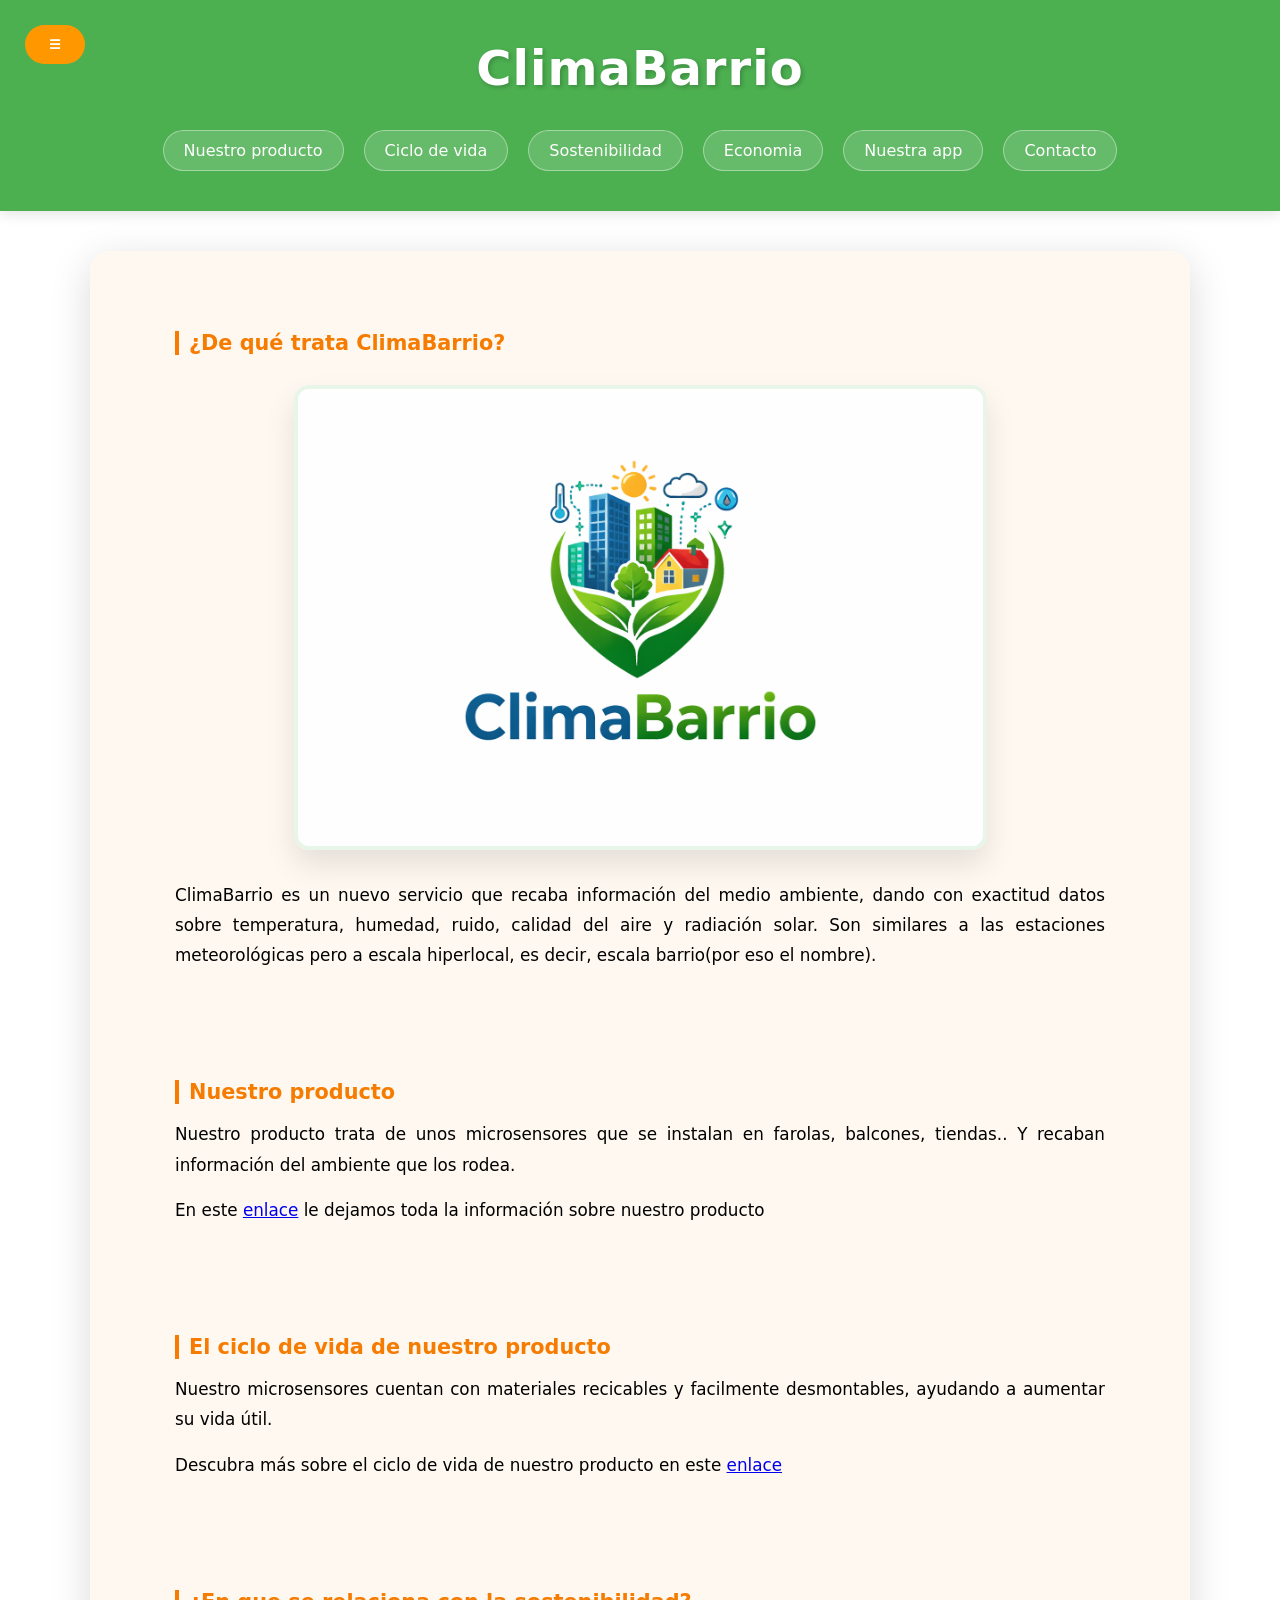
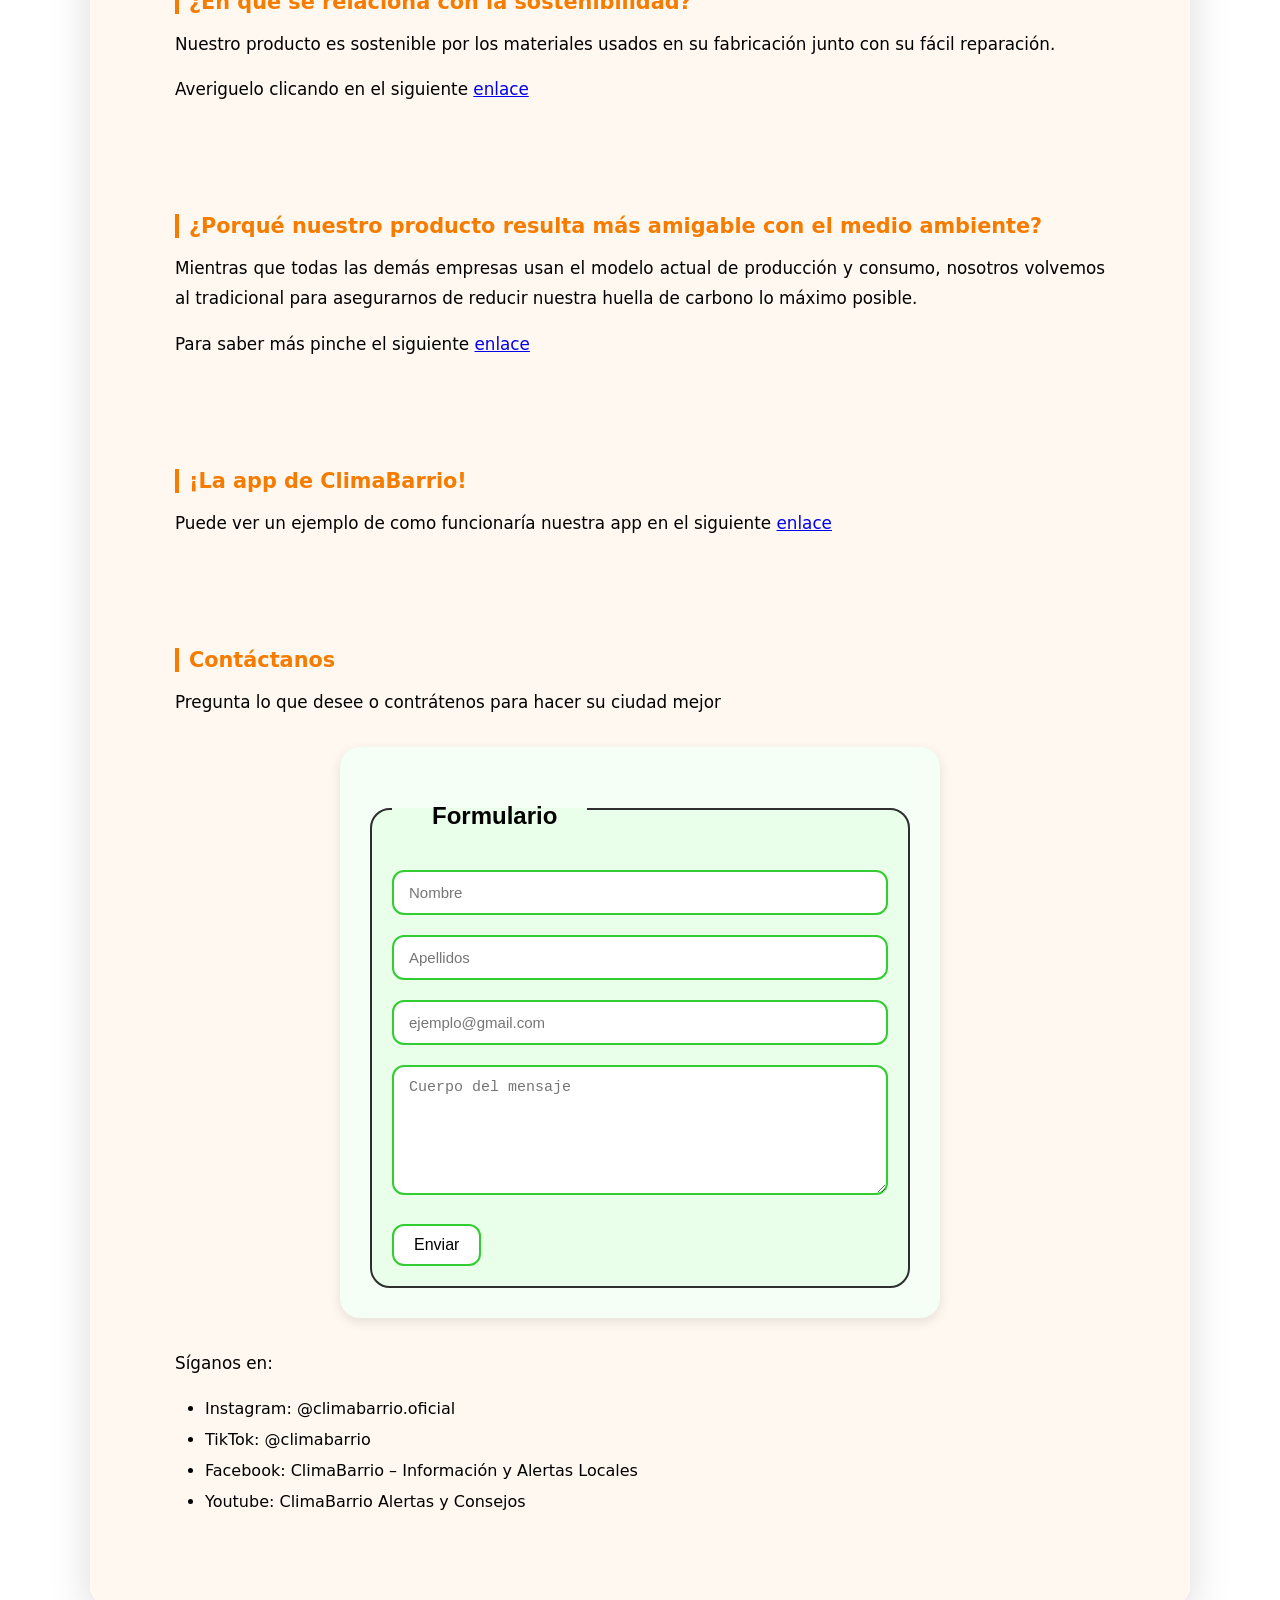
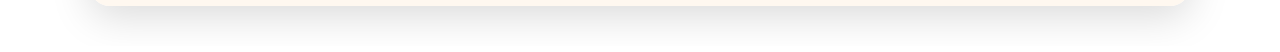
<file: index.html>
<!DOCTYPE html>
<html>

<head>
    <meta charset="UTF-8">
    <meta name="viewport" content="width=device-width, initial-scale=1.0">
    <title>Inicio de ClimaBarrio</title>
    <link rel="stylesheet" href="css/styles.css">
    <script src="js/main.js" defer></script>
    <link rel="icon" href="../assets/LogotipoClimaBarrio.png">
    </head>
    <body>
        <header id="headerEC">
        <nav class="side-menu">
             <button id="MenuDesplegable">☰</button>
            <ul id="lista" class="hidden">
                <li><a href="pages/ciclo-vida.html">Ciclo de vida</a></li>
                <li><a href="pages/economia-circular.html">Economia Circular</a></li>
                <li><a href="pages/producto.html">Producto</a></li>
                <li><a href="pages/sostenibilidad.html">Sostenibilidad</a></li>
                <li><a href="pages/AplicacionClimaBarrio.html">Accede a nuestra app</a></li>
            </ul>
        </nav>
        <h1>ClimaBarrio</h1>
        <nav class="menu">
            <ul id="lista-puntos">
                <li><a href="#Producto">Nuestro producto</a></li>
                <li><a href="#CicloVida">Ciclo de vida</a></li>
                <li><a href="#Sostenibilidad">Sostenibilidad</a></li>
                <li><a href="#Economia">Economia</a></li>
                <li><a href="#app">Nuestra app</a></li>
                <li><a href="#Contacto">Contacto</a></li>
            </ul>
        </nav>
    </header>
    <main id="indexMain">
        <section id="Presentación">
            <h4>¿De qué trata ClimaBarrio?</h4>
            <img src= "assets/LogotipoClimaBarrio.png" loading="lazy" alt="Logotipo ClimaBarrio">
            <p>ClimaBarrio es un nuevo servicio que recaba información del medio ambiente, dando con exactitud datos sobre
                temperatura, humedad, ruido, calidad del aire y radiación solar. Son similares a las estaciones meteorológicas
                pero a escala hiperlocal, es decir, escala barrio(por eso el nombre).
            </p>
        </section>
            <section id="Producto">
                <h4>Nuestro producto</h4>
                <p>Nuestro producto trata de unos microsensores que se instalan en farolas, balcones, tiendas.. Y
                    recaban
                    información del ambiente que los rodea.
                </p>
                <p>En este <a href="pages/producto.html">enlace</a> le dejamos toda la información sobre nuestro
                    producto</p>
            </section>
            <section id="CicloVida">
                <h4>El ciclo de vida de nuestro producto</h4>
                <p>Nuestro microsensores cuentan con materiales recicables y facilmente desmontables, ayudando a
                    aumentar su
                    vida útil.
                </p>
                <p>Descubra más sobre el ciclo de vida de nuestro producto en este <a
                        href="pages/ciclo-vida.html">enlace</a></p>
            </section>
            <section id="Sostenibilidad">
                <h4>¿En que se relaciona con la sostenibilidad?</h4>
                <p>Nuestro producto es sostenible por los materiales usados en su fabricación junto con su fácil
                    reparación.</p>
                <p>Averiguelo clicando en el siguiente <a href="pages/sostenibilidad.html">enlace</a></p>
            </section>
            <section id="Economia">
                <h4>¿Porqué nuestro producto resulta más amigable con el medio ambiente?</h4>
                <p>Mientras que todas las demás empresas usan el modelo actual de producción y consumo, nosotros
                    volvemos al tradicional para asegurarnos de reducir nuestra huella de carbono lo máximo posible.
                </p>
                <p>Para saber más pinche el siguiente <a href="pages/economia-circular.html">enlace</a></p>
            </section>
            <section id="app">
                <h4>¡La app de ClimaBarrio!</h4>
                <p>Puede ver un ejemplo de como funcionaría nuestra app en el siguiente <a href="pages/AplicacionClimaBarrio.html">enlace</a></p>
            </section>
            <section id="Contacto">
                <h4>Contáctanos</h4>
                <p>Pregunta lo que desee o contrátenos para hacer su ciudad mejor</p>
                <form id="formulario">
                    <fieldset>

                        <legend>
                            <h3>Formulario</h3>
                        </legend>
                        <input id="nombre" placeholder="Nombre" type="text" required minlength="2"><br>
                        <input id="apellidos" placeholder="Apellidos" type="text" required minlength="2"><br>
                        <input id="correo" placeholder="ejemplo@gmail.com" type="email" required><br>
                        <textarea id="texto" rows="6" columns="20" placeholder="Cuerpo del mensaje" type="text" required
                            minlength="1"></textarea><br>
                        <button type="submit" id="btnEnviar">Enviar</button>
                    </fieldset>
                </form>
                <p>Síganos en:</p>
                <ul>
                    <li>Instagram: @climabarrio.oficial</li>
                    <li>TikTok: @climabarrio</li>
                    <li>Facebook: ClimaBarrio – Información y Alertas Locales</li>
                    <li>Youtube: ClimaBarrio Alertas y Consejos</li>
                </ul>
            </section>
        </main>
</body>

</html>
</file>
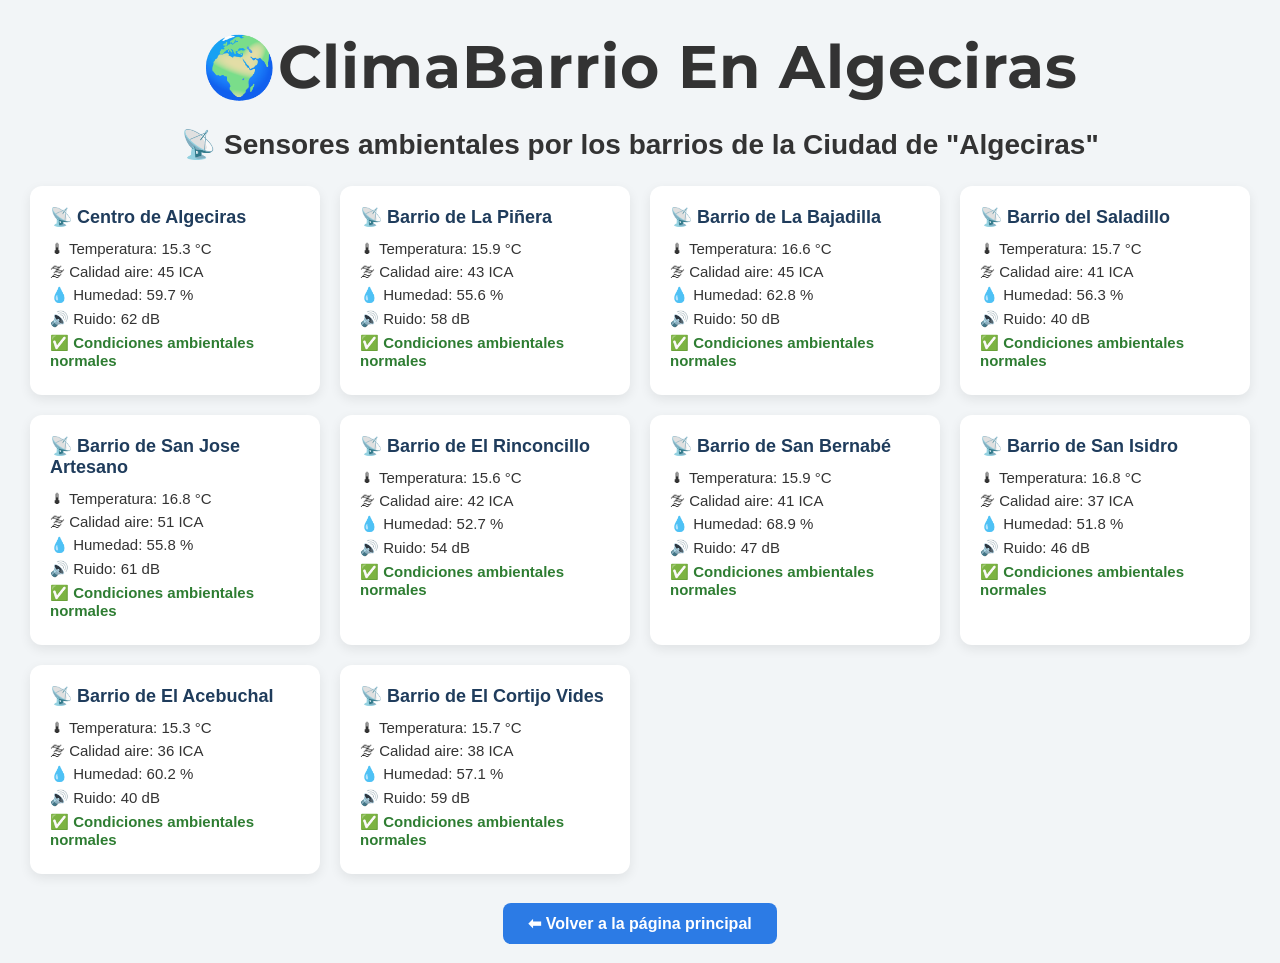
<file: pages/AplicacionClimaBarrio.html>
<!DOCTYPE html>
<html lang="en">
<head>
    <meta charset="UTF-8">
    <meta name="viewport" content="width=device-width, initial-scale=1.0">
    <link rel="stylesheet" href="../css/simulacion.css" />
    <script src="../js/app.js" defer></script>
    <link rel="icon" href="../assets/LogotipoClimaBarrio.png">
    <link href="https://fonts.googleapis.com/css2?family=Montserrat:wght@400;600;700&display=swap" rel="stylesheet">


    <title>Aplicacion de ClimaBarrio</title>
</head>
    <body>
        <h1 class ="clima"> 🌍ClimaBarrio En Algeciras</h1>

        <h1>📡 Sensores ambientales por los barrios de la Ciudad de "Algeciras"</h1>

        <p id="ultimaActualizacion">      </p>

        <div id="sensores"></div>

        <div class="volver-contenedor">
            <a href="../index.html" class ="btn-volver">⬅ Volver a la página principal</a>
        </div>

</html>
</file>
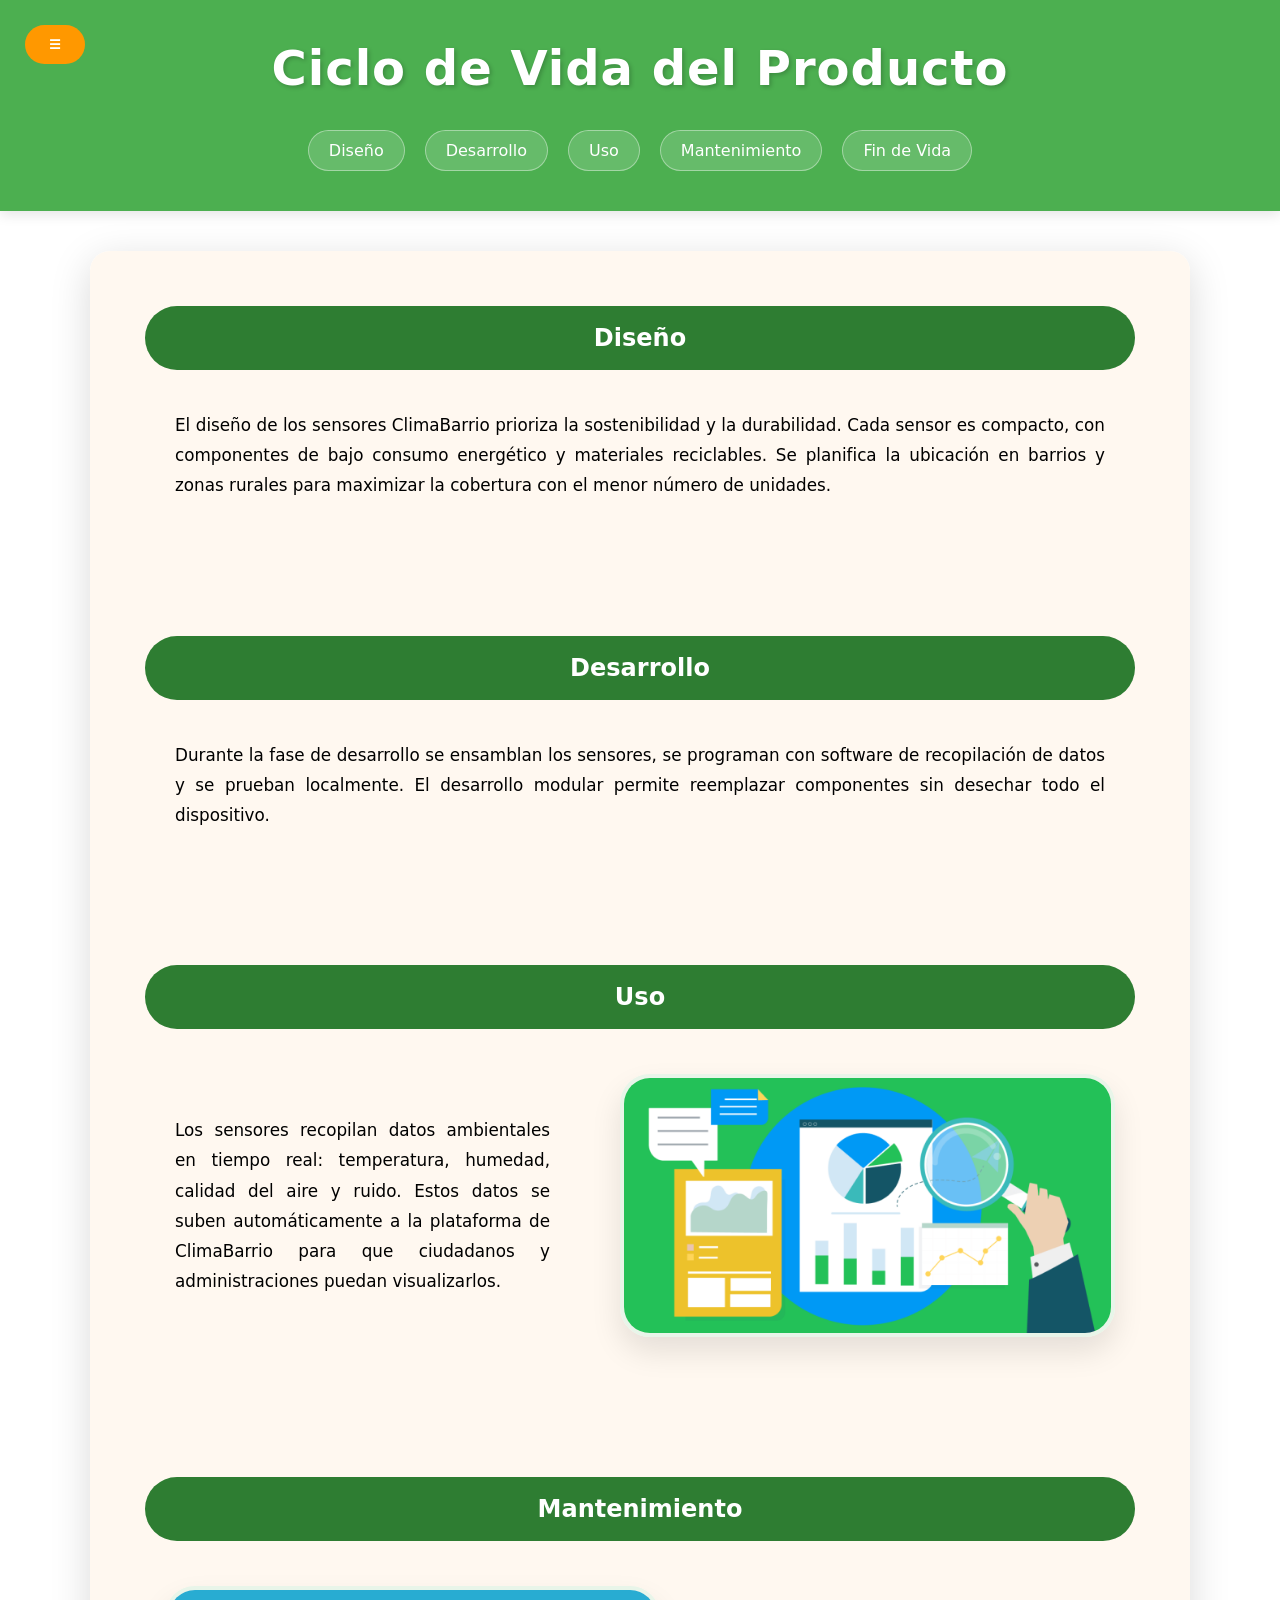
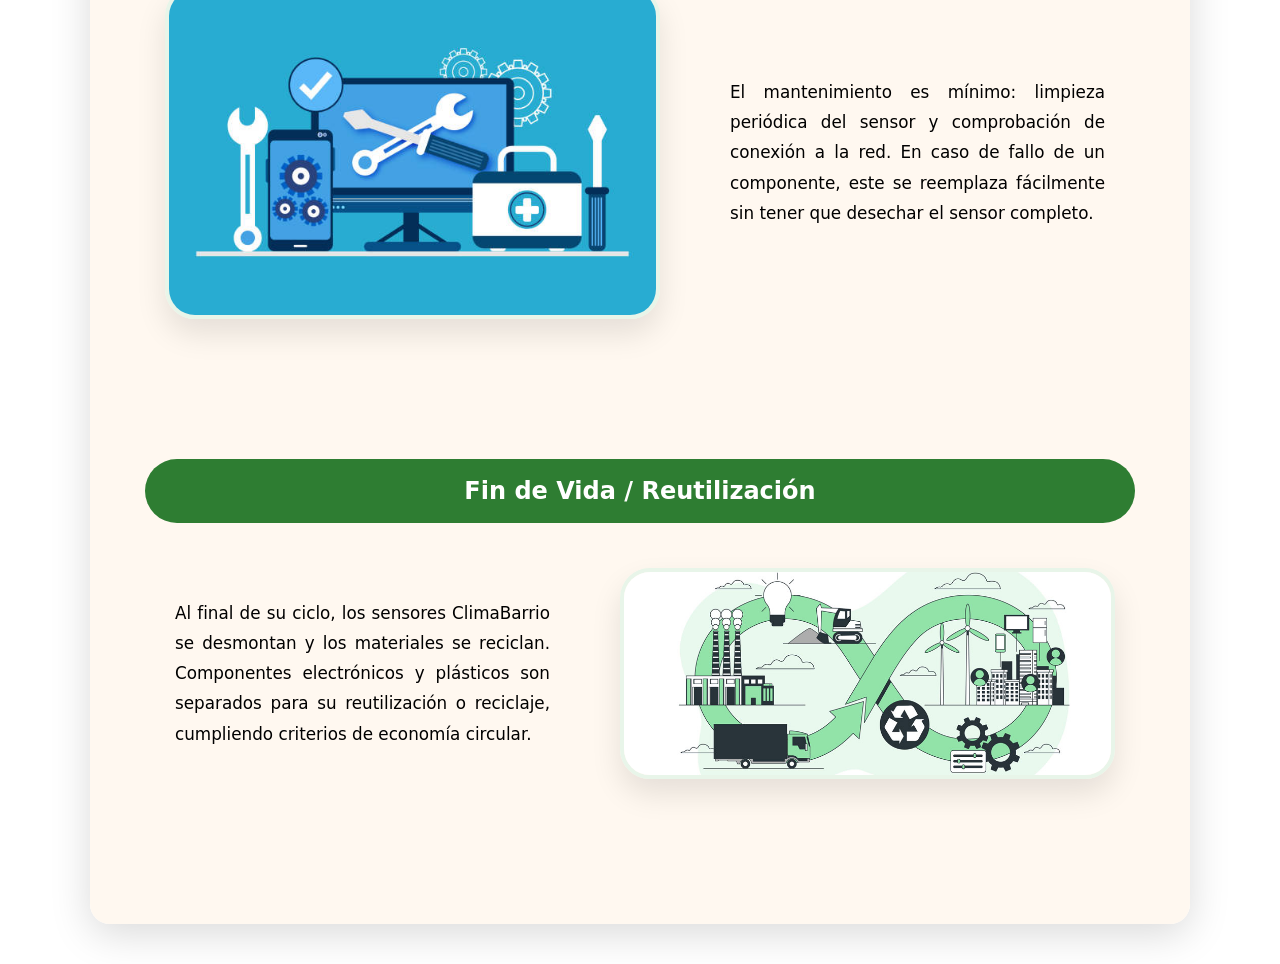
<file: pages/ciclo-vida.html>
<!DOCTYPE html>
<html lang="es">

<head>
    <meta charset="UTF-8">
    <meta name="viewport" content="width=device-width, initial-scale=1.0">
    <title>Ciclo de Vida del Producto</title>
    <link rel="stylesheet" href="../css/styles.css">
    <script src="../js/main.js" defer></script>
    <link rel="icon" href="../assets/LogotipoClimaBarrio.png">
</head>

<body>
    <header id="headerEC">
        <nav class="side-menu">
            <button id="MenuDesplegable">☰</button>
            <ul id="lista" class="hidden">
                <li><a href="../index.html">Inicio</a></li>
                <li><a href="../pages/economia-circular.html">Economía Circular</a></li>
                <li><a href="../pages/producto.html">Producto</a></li>
                <li><a href="../pages/sostenibilidad.html">Sostenibilidad</a></li>
                <li><a href="../pages/AplicacionClimaBarrio.html">Accede a nuestra app</a></li>
            </ul>
        </nav>
        <h1>Ciclo de Vida del Producto</h1>
        <nav class="menu">
            <ul id="lista-puntos">
                <li><a href="#Diseno">Diseño</a></li>
                <li><a href="#Desarrollo">Desarrollo</a></li>
                <li><a href="#Uso">Uso</a></li>
                <li><a href="#Mantenimiento">Mantenimiento</a></li>
                <li><a href="#FinVida">Fin de Vida</a></li>
            </ul>
        </nav>
    </header>
    <main>
        <section id="Diseno">
            <h2>Diseño</h2>
            <div class="bloque">
                <div class="texto">
                    <p>
                        El diseño de los sensores ClimaBarrio prioriza la sostenibilidad y la durabilidad.
                        Cada sensor es compacto, con componentes de bajo consumo energético y materiales reciclables.
                        Se planifica la ubicación en barrios y zonas rurales para maximizar la cobertura con el menor
                        número de unidades.
                    </p>
                </div>
                <!-- IMAGEN PARA EL DISEÑO DEL SENSOR
                <img src="../assets/DisenoSensor.avif" class="imgEC" alt="Diseño del sensor"> -->
            </div>
        </section>
        <section id="Desarrollo">
            <h2>Desarrollo</h2>
            <div class="bloque_invertido">
                <div class="texto">
                    <p>
                        Durante la fase de desarrollo se ensamblan los sensores, se programan con software de
                        recopilación de datos y se prueban localmente.
                        El desarrollo modular permite reemplazar componentes sin desechar todo el dispositivo.
                    </p>
                </div>
                <!--  IMAGEN PARA DESARROLLO DEL SENSOR
                <img src="../assets/DesarrolloSensor.jpg" class="imgEC" alt="Desarrollo del sensor"> -->
            </div>
        </section>
        <section id="Uso">
            <h2>Uso</h2>
            <div class="bloque">
                <div class="texto">
                    <p>
                        Los sensores recopilan datos ambientales en tiempo real: temperatura, humedad, calidad del aire
                        y ruido.
                        Estos datos se suben automáticamente a la plataforma de ClimaBarrio para que ciudadanos y
                        administraciones puedan visualizarlos.
                    </p>
                </div>
                <img src="../assets/uso_ciclo_vida.png" class="imgEC" alt="Uso del sensor">
            </div>
        </section>
        <section id="Mantenimiento">
            <h2>Mantenimiento</h2>
            <div class="bloque_invertido">
                <div class="texto">
                    <p>
                        El mantenimiento es mínimo: limpieza periódica del sensor y comprobación de conexión a la red.
                        En caso de fallo de un componente, este se reemplaza fácilmente sin tener que desechar el sensor
                        completo.
                    </p>
                </div>
                <img src="../assets/mantenimiento_ciclo_vida.jpg" class="imgEC" alt="Mantenimiento del sensor">
            </div>
        </section>
        <section id="FinVida">
            <h2>Fin de Vida / Reutilización</h2>
            <div class="bloque">
                <div class="texto">
                    <p>
                        Al final de su ciclo, los sensores ClimaBarrio se desmontan y los materiales se reciclan.
                        Componentes electrónicos y plásticos son separados para su reutilización o reciclaje, cumpliendo
                        criterios de economía circular.
                    </p>
                </div>
                <img src="../assets/reutilizacion_ciclo_vida.jpg" class="imgEC" alt="Fin de vida del sensor">
            </div>
        </section>
    </main>
</body>

</html>
</file>
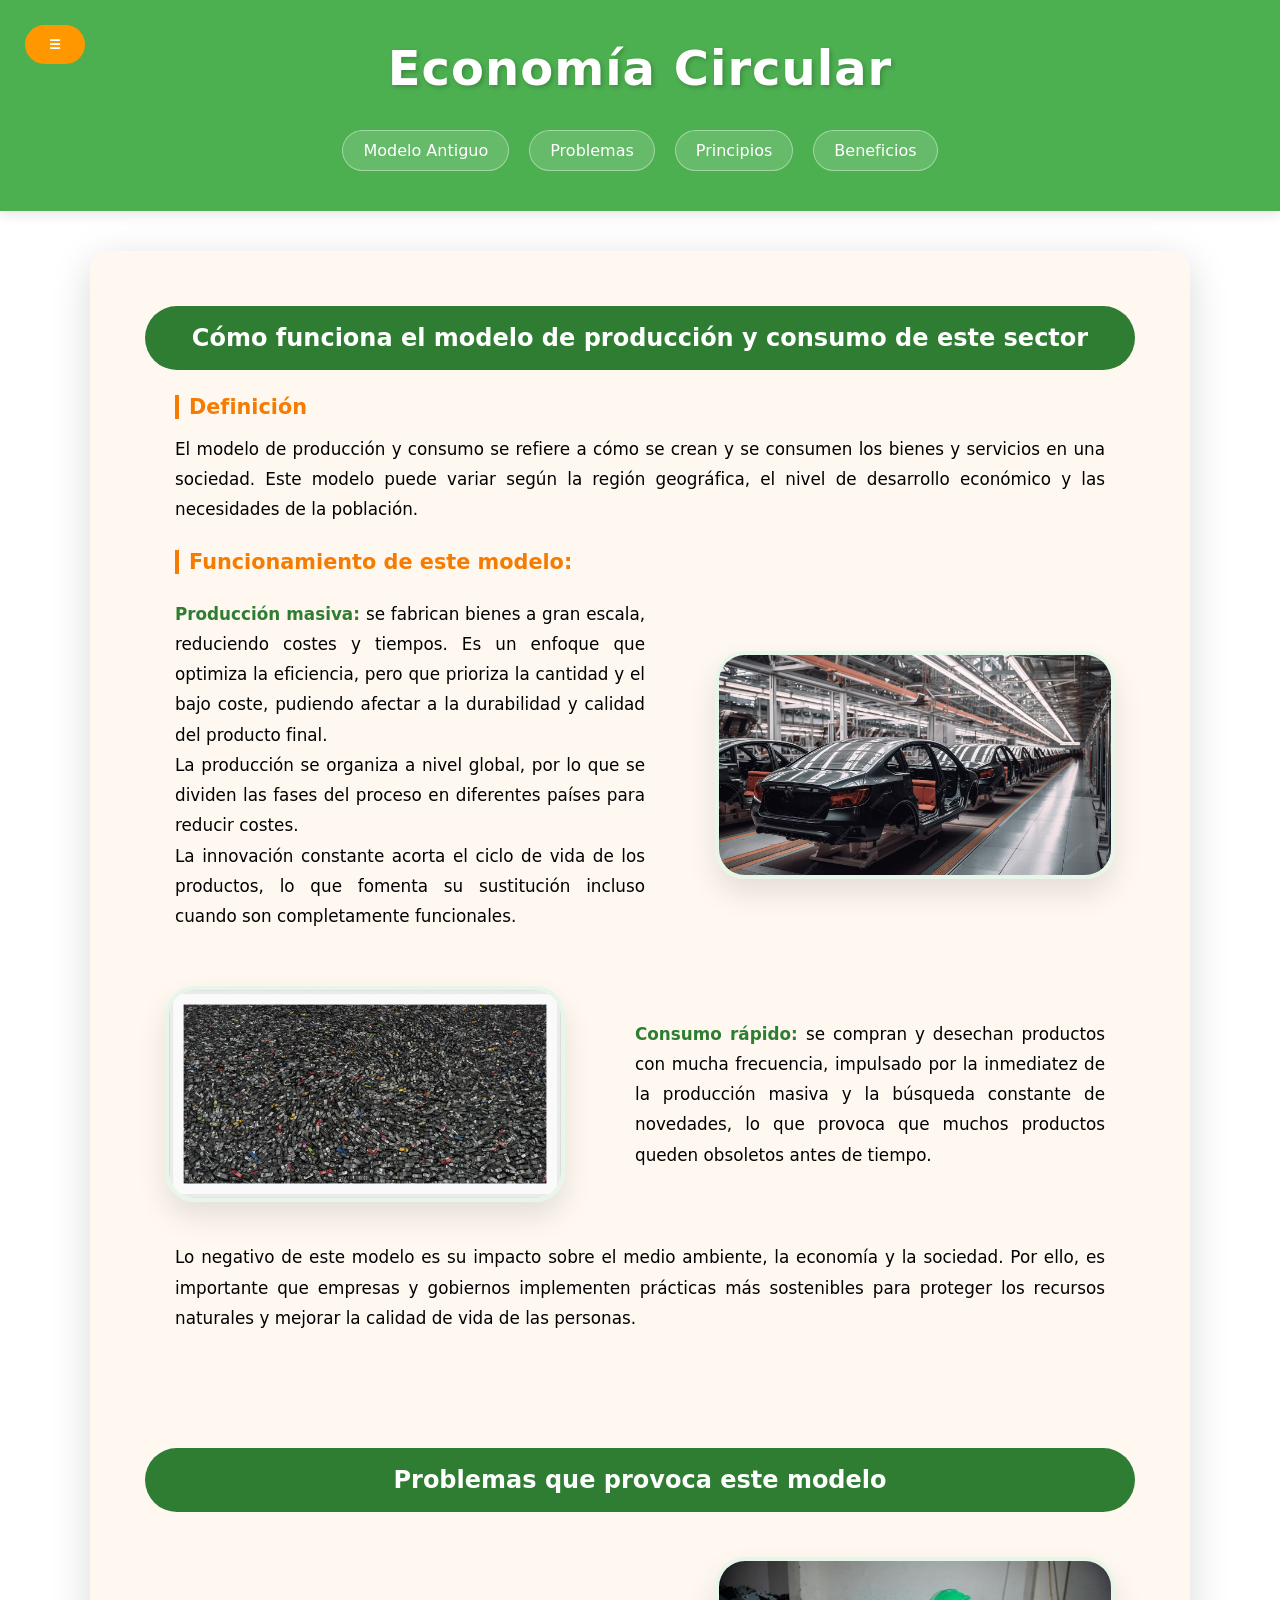
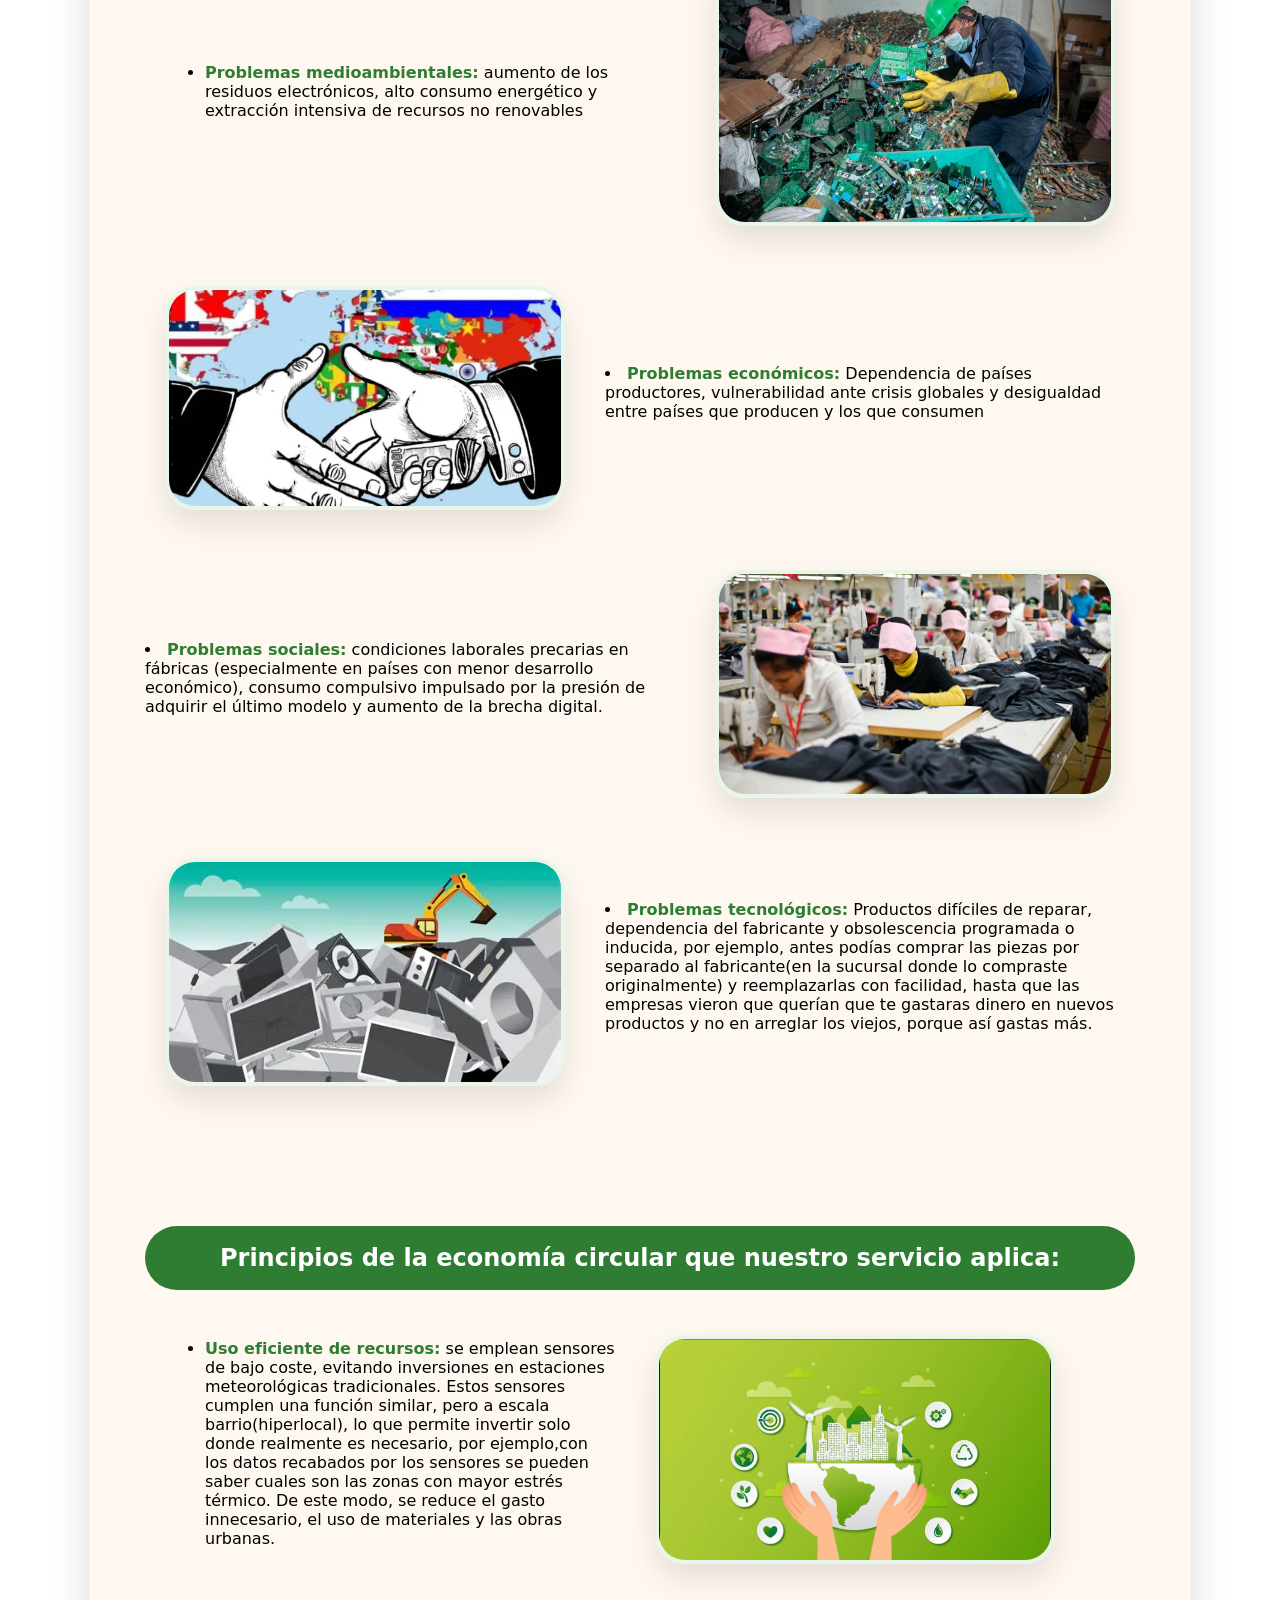
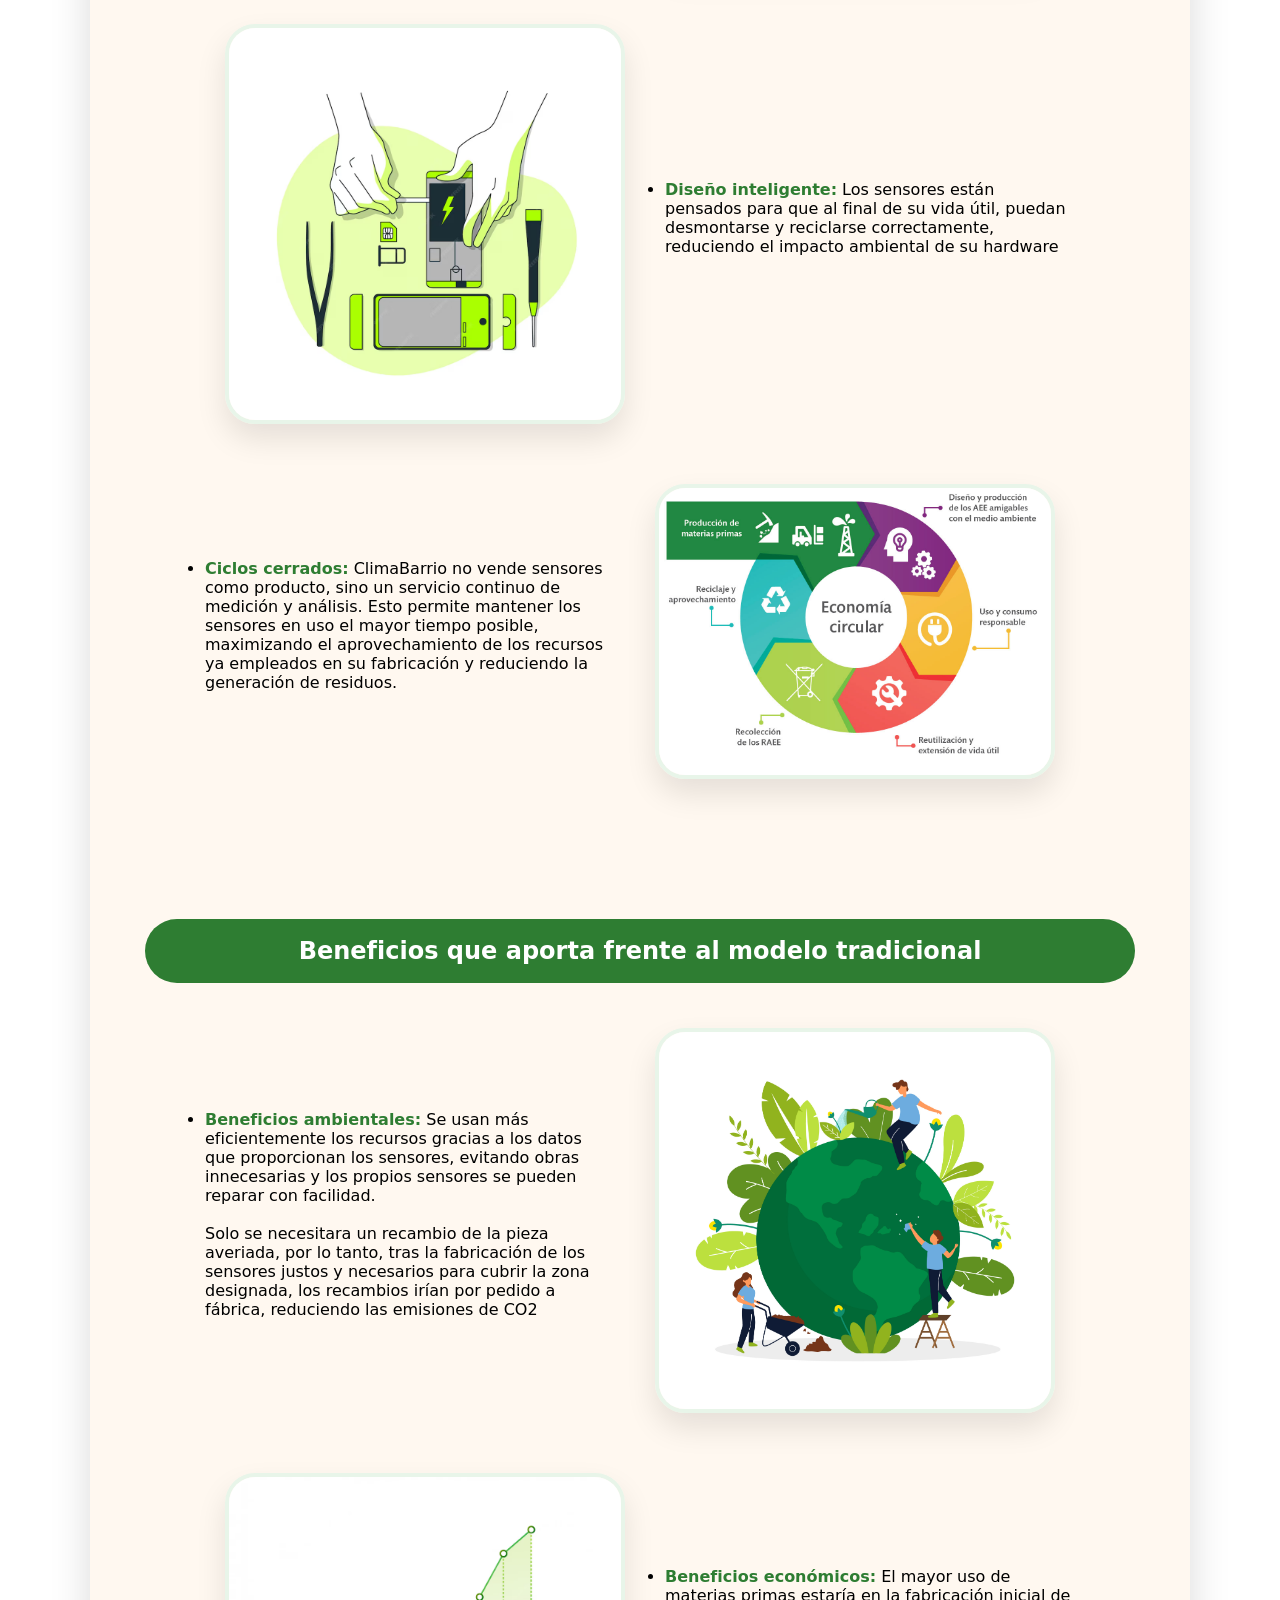
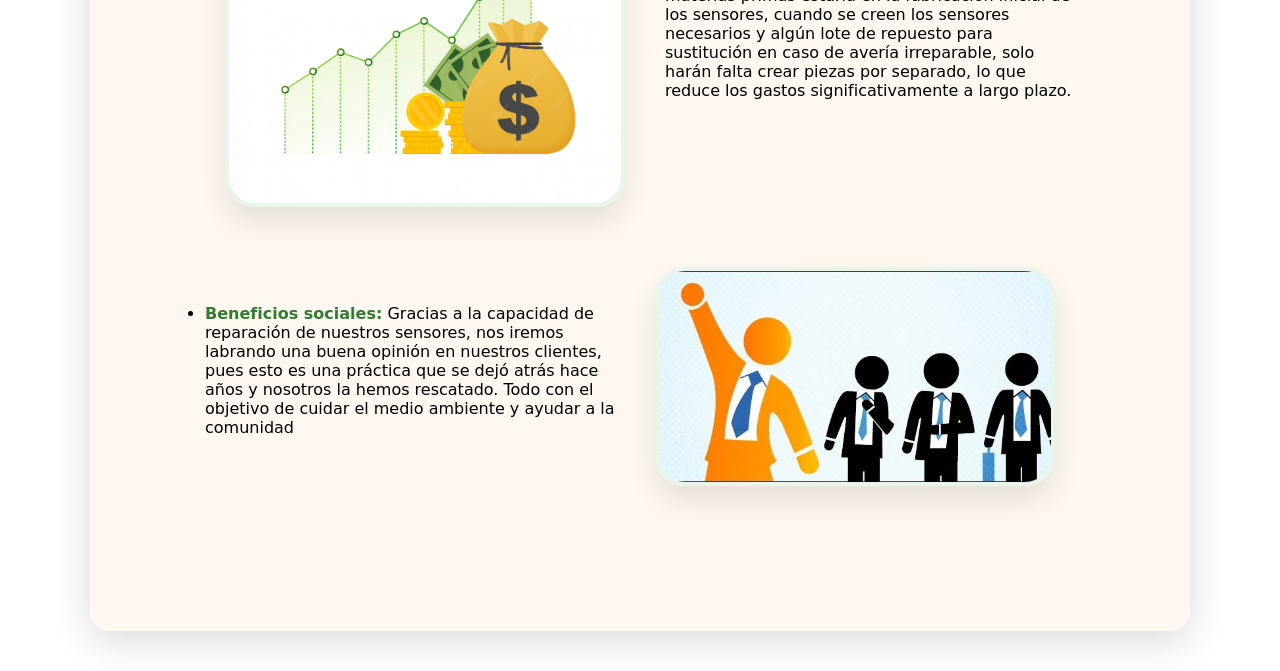
<file: pages/economia-circular.html>
<!DOCTYPE html>
<html lang="es">
<head>
    <meta charset="UTF-8">
    <meta name="viewport" content="width=device-width, initial-scale=1.0">
    <title>Economía Circular</title>
    <link rel="stylesheet" href="../css/styles.css">
    <script src="../js/main.js" defer></script>
    <link rel="icon" href="../assets/LogotipoClimaBarrio.png">
</head>
<body>
    
    <header id="headerEC">
        <nav class="side-menu">
             <button id="MenuDesplegable">☰</button>
            <ul id="lista" class="hidden">
                <li><a href="../index.html">Inicio</a></li>
                <li><a href="../pages/ciclo-vida.html">Ciclo de Vida</a></li>
                <li><a href="../pages/producto.html">Producto</a></li>
                <li><a href="../pages/sostenibilidad.html">Sostenibilidad</a></li>
                <li><a href="../pages/AplicacionClimaBarrio.html">Accede a nuestra app</a></li>
            </ul>
        </nav>
        <h1>Economía Circular</h1>
        <nav class="menu">
            <ul id="lista-puntos">
                <li><a href="#ModeloAntiguo">Modelo Antiguo</a></li>
                <li><a href="#Problemas">Problemas</a></li>
                <li><a href="#PrincipiosEC">Principios</a></li>
                <li><a href="#BeneficiosEC">Beneficios</a></li>
            </ul>
        </nav>
    </header>
    <main>
        <section id="ModeloAntiguo">
        <h2>Cómo funciona el modelo de producción y consumo de este sector</h2>
            <h4>Definición</h4>
            <p>El modelo de producción y consumo se refiere a cómo se crean
                 y se consumen los bienes y servicios en una sociedad. Este modelo
                  puede variar según la región geográfica, el nivel de desarrollo 
                  económico y las necesidades de la población.</p>
            <h4>Funcionamiento de este modelo:</h4>
            <div class="bloque">
            <div class="texto">
            <p><strong>Producción masiva: </strong>se fabrican bienes a gran escala, 
                reduciendo costes y tiempos. Es un enfoque que optimiza la eficiencia,
                 pero que prioriza la cantidad y el bajo coste, pudiendo afectar a
                  la durabilidad y calidad del producto final.<br>

                  La producción se organiza a nivel global, por lo que se dividen las
                 fases del proceso en diferentes países para reducir costes.<br>

                 La innovación constante acorta el ciclo de vida de los productos, 
                lo que fomenta su sustitución incluso cuando son completamente funcionales.
            </p>
            </div>
            <img src="../assets/EjemploProduccionMasa.avif" width="400" height="300" class="imgEC">
            </div>
            <div class="bloque_invertido">
                <div class="texto">
            <p><strong>Consumo rápido: </strong>se compran y desechan productos con mucha
                 frecuencia, impulsado por la inmediatez de la producción masiva y 
                 la búsqueda constante de novedades, lo que provoca que muchos productos
                  queden obsoletos antes de tiempo.
            </p>
            </div>
            <img src="../assets/EjemploConsumoRapido.jpg" width="400" height="300" loading="lazy" class="imgEC">
            </div>
            <p>Lo negativo de este modelo es su impacto sobre el medio ambiente, la 
                economía y la sociedad. Por ello, es importante que empresas y gobiernos 
                implementen prácticas más sostenibles para proteger los recursos naturales 
                y mejorar la calidad de vida de las personas.
            </p>
        </section>
        <section id="Problemas">
            <h2>Problemas que provoca este modelo</h2>
            <div class="bloque">
                <div class="texto">
            <ul>
                <li>
                    <strong>Problemas medioambientales:</strong> aumento de los residuos
                     electrónicos, alto consumo energético y extracción intensiva de 
                     recursos no renovables
                </li>
            </div>
                <img src="../assets/ProblemasMedioambientales.jpg" width="400" height="300" loading="lazy" class="imgEC">
            </div>
            <div class="bloque_invertido">
                <div class="texto">
                <li>
                    <strong>Problemas económicos:</strong> Dependencia de países productores,
                     vulnerabilidad ante crisis globales y desigualdad entre países que
                      producen y los que consumen
                </li>
                </div>
                <img src="../assets/ProblemasEconomicos.jpg" width="400" height="300" loading="lazy" class="imgEC">
            </div>
            <div class="bloque">
                <div class="texto">
                <li>
                    <strong>Problemas sociales:</strong> condiciones laborales precarias
                     en fábricas (especialmente en países con menor desarrollo económico),
                      consumo compulsivo impulsado por la presión de adquirir el último 
                      modelo y aumento de la brecha digital.
                </li>
                </div>
                <img src="../assets/ProblemasSociales.jpg" width="400" height="300" loading="lazy" class="imgEC">
            </div>
            <div class="bloque_invertido">
                <div class="texto">
                <li>
                    <strong>Problemas tecnológicos:</strong> Productos difíciles de reparar,
                     dependencia del fabricante y obsolescencia programada o inducida, por
                      ejemplo, antes podías comprar las piezas por separado al
                       fabricante(en la sucursal donde lo compraste originalmente)
                        y reemplazarlas con facilidad, hasta que las empresas vieron
                         que querían que te gastaras dinero en nuevos productos y no
                          en arreglar los viejos, porque así gastas más.
                </li>
                </div>
                <img src="../assets/ProblemasTecnologicos.webp" width="400" height="300" class="imgEC">
            </div>
            </ul>
        </section>
        <section id="PrincipiosEC">
            <h2>Principios de la economía circular que nuestro servicio aplica:</h2>
            <ul>
                <div class="bloque">
                    <div class="texto">
                <li>
                    <strong>Uso eficiente de recursos:</strong> se emplean sensores de
                     bajo coste, evitando inversiones en estaciones meteorológicas tradicionales.
                      Estos sensores cumplen una función similar, pero a escala barrio(hiperlocal),
                       lo que permite invertir solo donde realmente es necesario, por ejemplo,con
                        los datos recabados por los sensores se pueden saber cuales son las zonas
                         con mayor estrés térmico. De este modo, se reduce el gasto innecesario,
                          el uso de materiales y las obras urbanas.
                </li>
                </div>
                <img src="../assets/UsoEficienteRecursos.jpg" width="400" height="300" loading="lazy" class="imgEC">
                </div>
                <div class="bloque_invertido">
                    <div class="texto">
                <li>
                    <strong>Diseño inteligente:</strong> Los sensores están pensados para que al
                     final de su vida útil, puedan desmontarse y reciclarse correctamente, reduciendo 
                     el impacto ambiental de su hardware
                </li>
                </div>
                <img src="../assets/DiseñoInteligente.avif" width="400" height="300" class="imgEC">
                </div>
                <div class="bloque">
                    <div class="texto">
                <li>
                    <strong>Ciclos cerrados:</strong> ClimaBarrio no vende sensores como producto,
                     sino un servicio continuo de medición y análisis. Esto permite mantener los 
                     sensores en uso el mayor tiempo posible, maximizando el aprovechamiento de
                      los recursos ya empleados en su fabricación y reduciendo la generación de
                       residuos.
                </li>
                </div>
                <img src="../assets/EconomiaCircularCiclo.jpg" width="400" height="300" loading="lazy" class="imgEC">
                </div>
            </ul>
        </section>
        <section id="BeneficiosEC">
            <h2>Beneficios que aporta frente al modelo tradicional</h2>
            <ul>
                <div class="bloque">
                    <div class="texto">
                <li>
                    <strong>Beneficios ambientales:</strong> Se usan más eficientemente los recursos
                     gracias a los datos que proporcionan los sensores, evitando obras innecesarias
                      y los propios sensores se pueden reparar con facilidad.<br><br> Solo se necesitara un recambio de
                      la pieza averiada, por lo tanto, tras la fabricación de los sensores justos y necesarios para 
                      cubrir la zona designada, los recambios irían por pedido a fábrica, reduciendo las emisiones de CO2
                </li>
                </div>
                <img src="../assets/BeneficioAmbiental.jpg" width="400" height="300" loading="lazy" class="imgEC">
                </div>
                <div class="bloque_invertido">
                    <div class="texto">
                <li>
                    <strong>Beneficios económicos:</strong> El mayor uso de materias primas estaría en la fabricación 
                    inicial de los sensores, cuando se creen los sensores necesarios y algún lote de repuesto
                    para sustitución en caso de avería irreparable, solo harán falta crear piezas por separado, 
                    lo que reduce los gastos significativamente a largo plazo.
                </li>
                </div>
                <img src="../assets/BeneficioEconomico.avif" width="400" height="300" class="imgEC">
                </div>
                <div class="bloque">
                    <div class="texto">
                <li>
                    <strong>Beneficios sociales:</strong> Gracias a la capacidad de reparación de nuestros sensores,
                    nos iremos labrando una buena opinión en nuestros clientes, pues esto es una práctica que se 
                    dejó atrás hace años y nosotros la hemos rescatado. Todo con el objetivo de cuidar el medio
                    ambiente y ayudar a la comunidad
                </li>
                </div>
                <img src="../assets/BeneficioSocial.jpg" width="400" height="300" loading="lazy" class="imgEC">
                </div>
            </ul>
        </section>
    </main>
    </body>
</html>
</file>
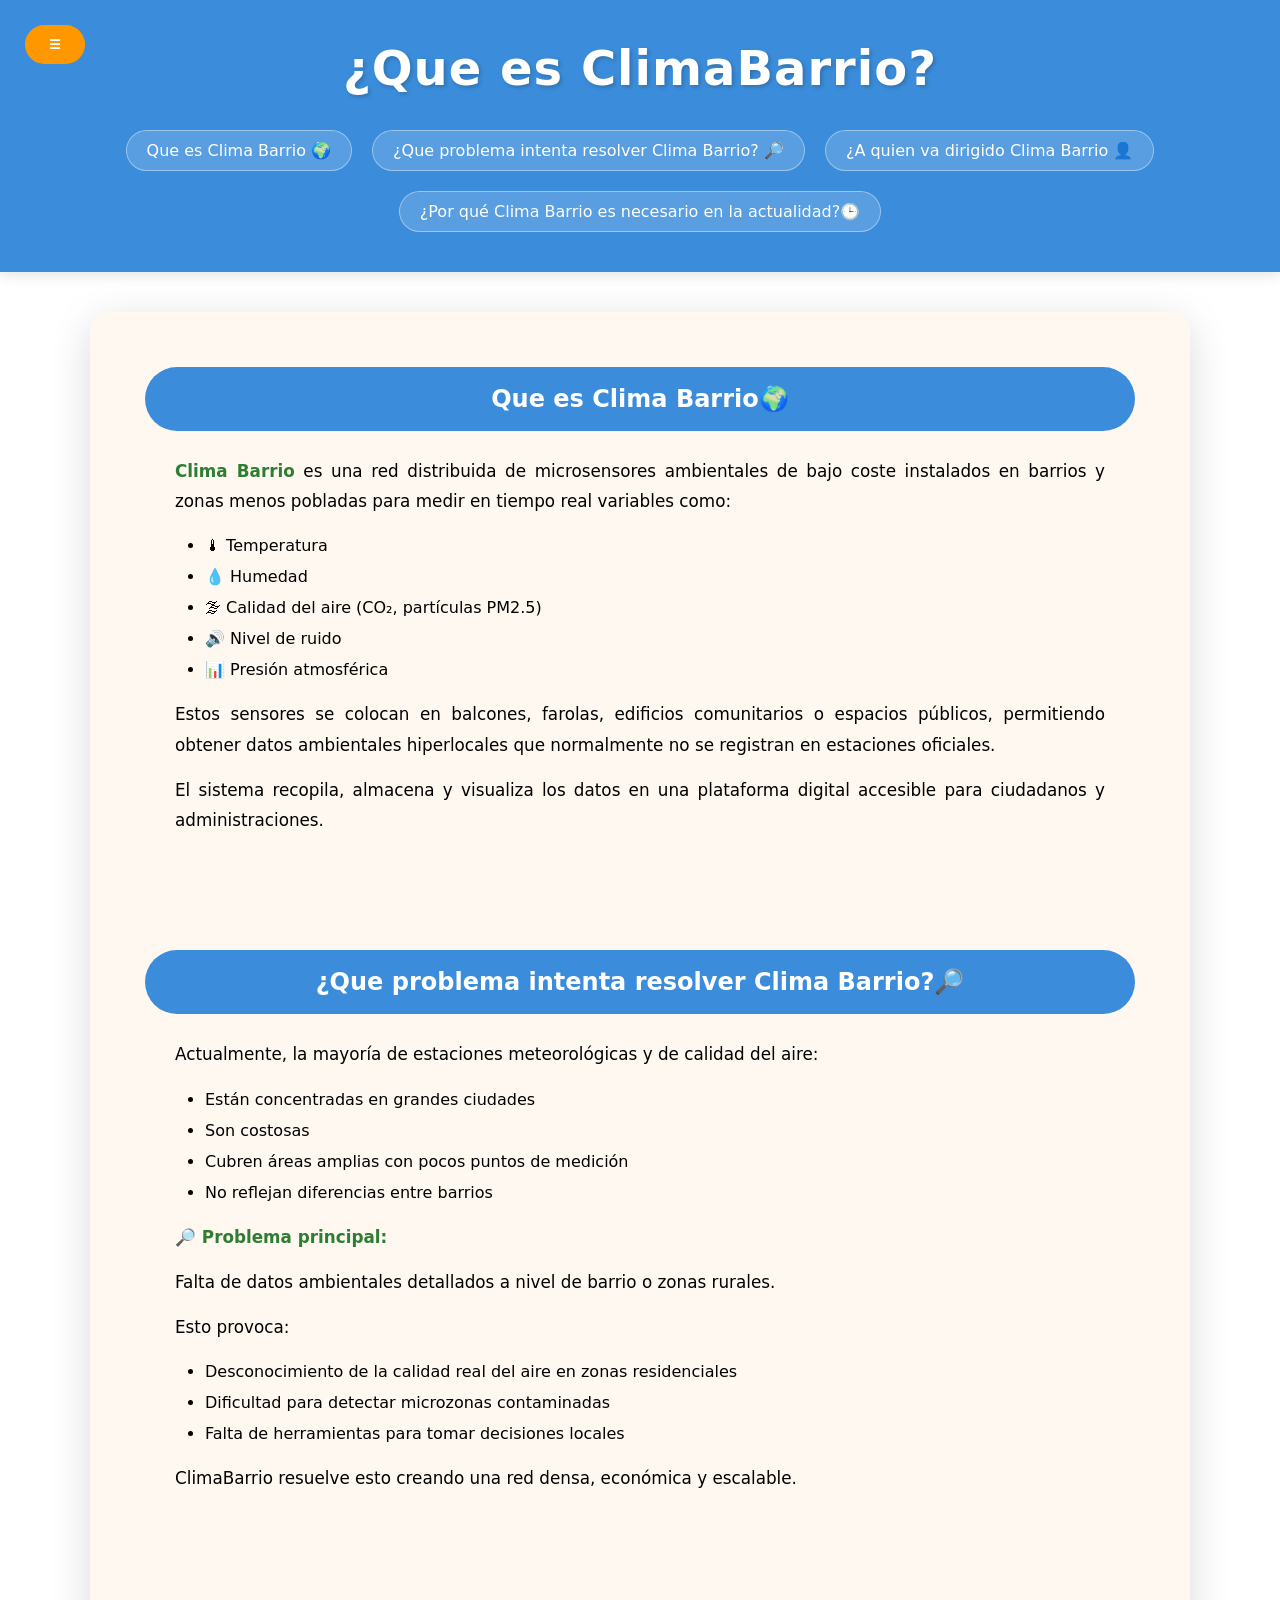
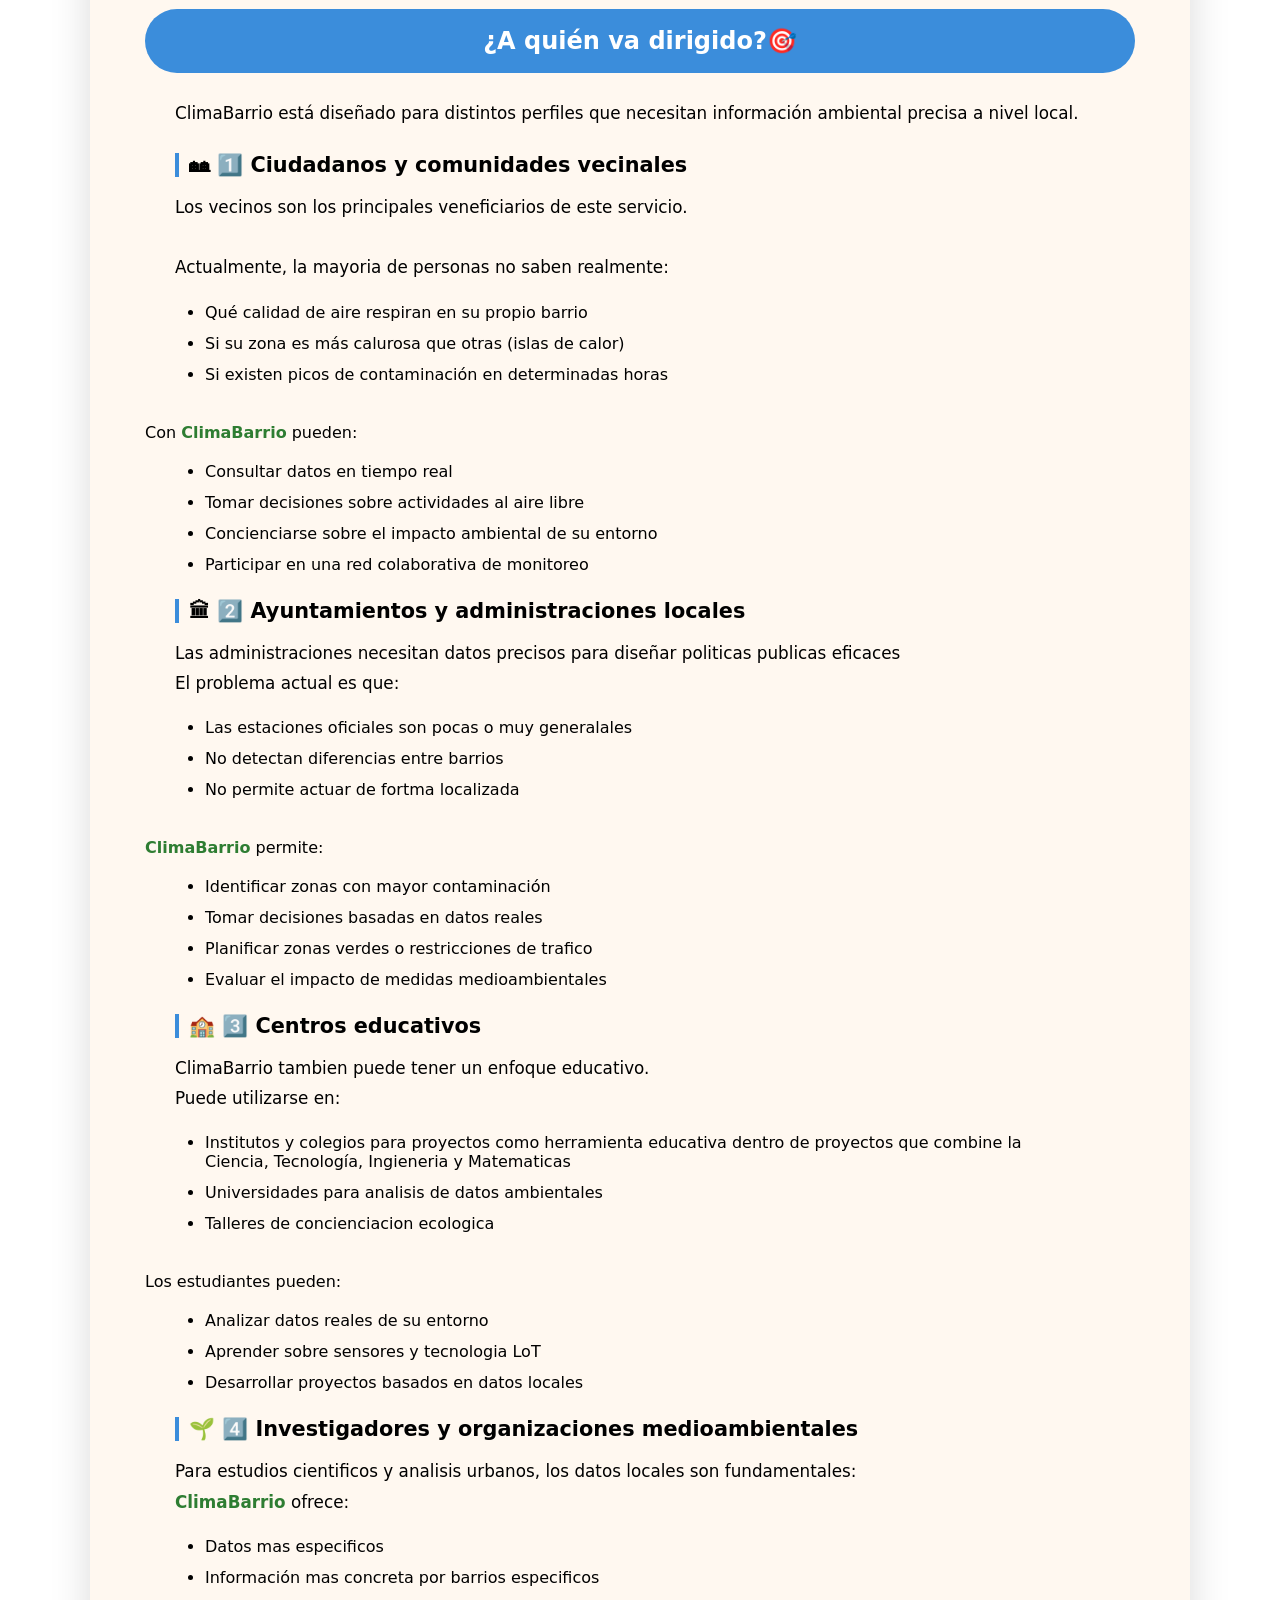
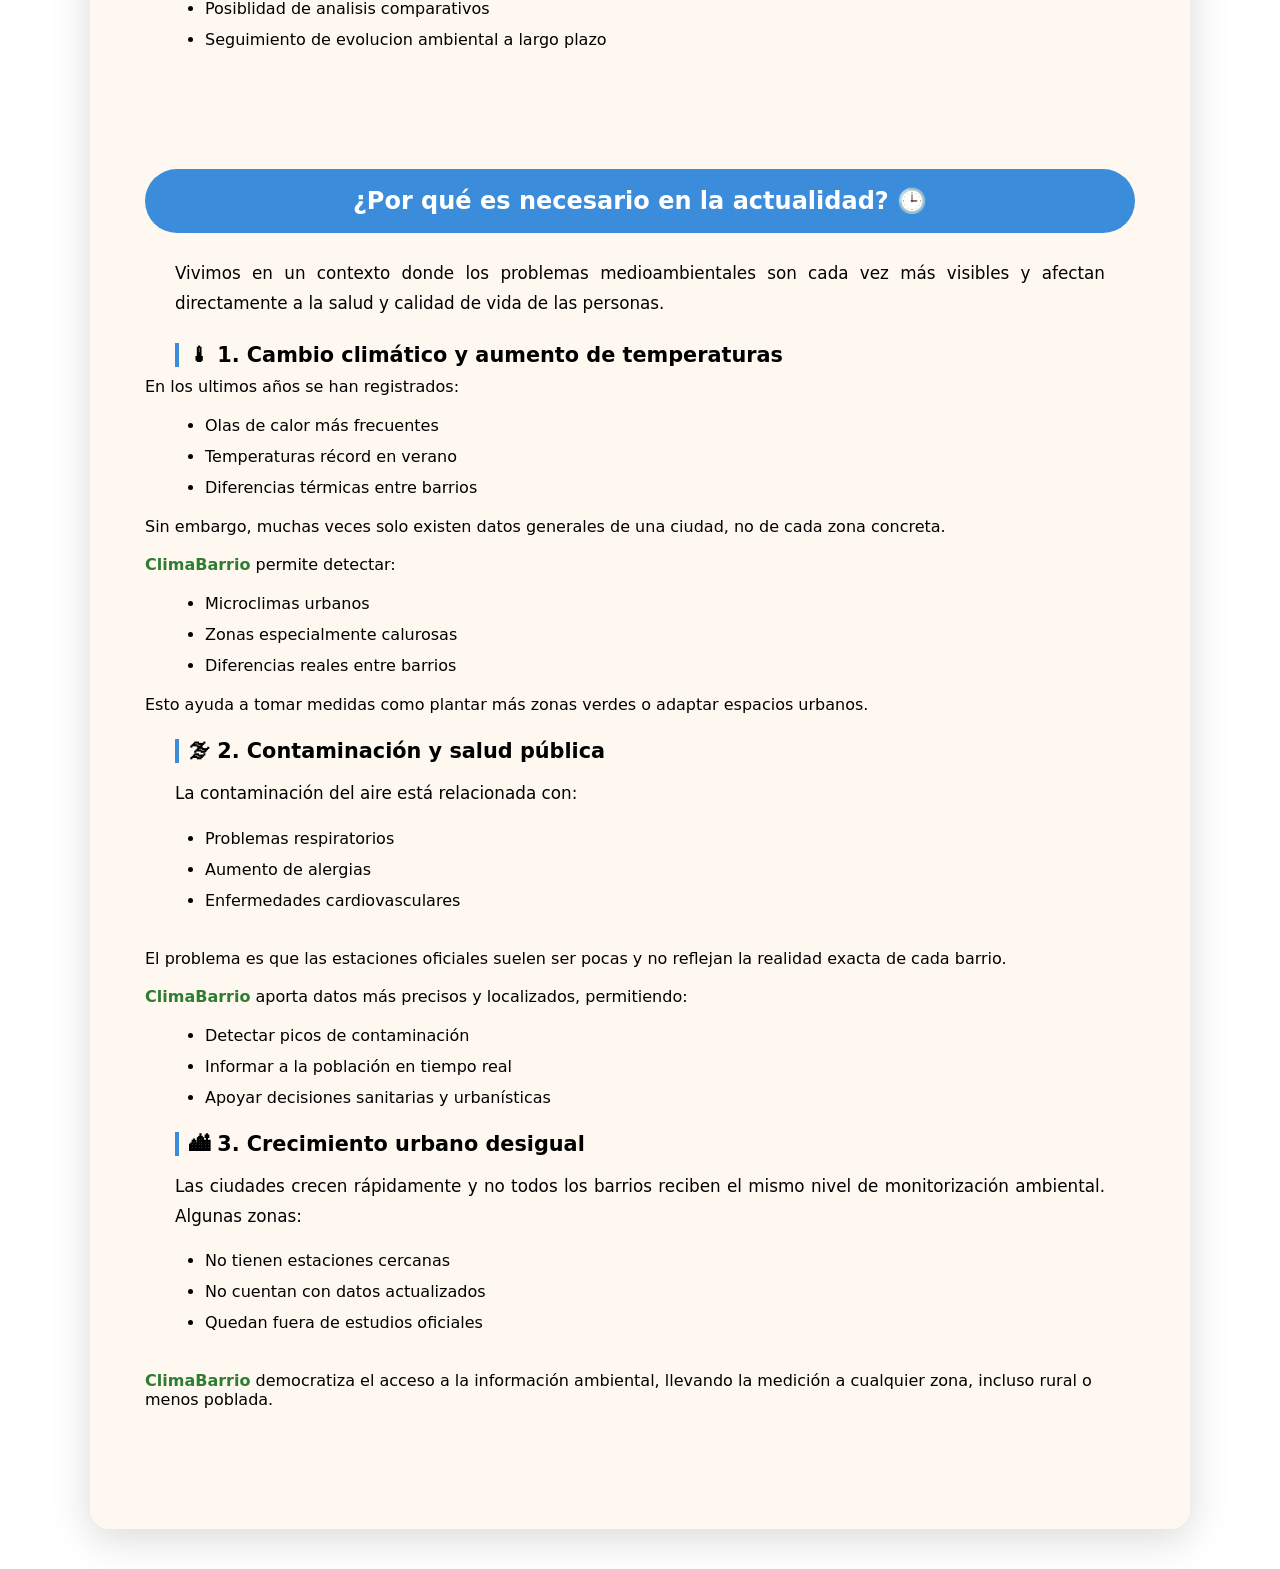
<file: pages/producto.html>
<!DOCTYPE html>
<html lang="en">
<head>
    <meta charset="UTF-8">
    <meta name="viewport" content="width=device-width, initial-scale=1.0">
    <link rel="stylesheet" href="../css/styles.css" />
    <script src="../js/main.js" defer></script>
    <title>Presentacion del producto</title>
    <link rel="icon" href="../assets/LogotipoClimaBarrio.png">
</head>
<body>
    <header id ="headerPROD">
         <nav class="side-menu">
             <button id="MenuDesplegable">☰</button>
            <ul id="lista" class="hidden">
                <li><a href="../index.html">Inicio</a></li>
                <li><a href="../pages/ciclo-vida.html">Ciclo de Vida</a></li>
                <li><a href="../pages/economia-circular.html">Econonia Circular</a></li>
                <li><a href="../pages/sostenibilidad.html">Sostenibilidad</a></li>
                <li><a href="../pages/AplicacionClimaBarrio.html">Accede a nuestra app</a></li>
            </ul>
        </nav>
        <h1>¿Que es ClimaBarrio?</h1>
            <nav class="menu">
                <ul id="lista-puntos">
                    <li><a href="#ClimaBarrio">Que es Clima Barrio 🌍</a></li>
                    <li><a href="#Problema">¿Que problema intenta resolver Clima Barrio? 🔎</a></li>
                    <li><a href="#Dirigido">¿A quien va dirigido Clima Barrio 👤</a></li>
                    <li><a href="#Actualidad">¿Por qué Clima Barrio es necesario en la actualidad?🕒</a></li>
                </ul>
            </nav>
    </header>
    <main>
        <section id = "ClimaBarrio">
            <h2 class ="h2PRODUCTO">Que es Clima Barrio🌍</h2>
            <p>
               <strong>Clima Barrio</strong> es una red distribuida de microsensores ambientales de bajo coste instalados en barrios y zonas menos pobladas para medir en tiempo real variables como:
                <ul>
                    <li>🌡 Temperatura</li>
                    <li>💧 Humedad</li>
                    <li>🌫 Calidad del aire (CO₂, partículas PM2.5)</li>
                    <li>🔊 Nivel de ruido</li>
                    <li>📊 Presión atmosférica</li>
                </ul>
            </p>
            <p>
               Estos sensores se colocan en balcones, farolas, edificios comunitarios o espacios públicos, permitiendo obtener datos ambientales hiperlocales que normalmente no se registran en estaciones oficiales. 
            </p>
            <p>
                El sistema recopila, almacena y visualiza los datos en una plataforma digital accesible para ciudadanos y administraciones.
            </p>
        </section>
        <section id = "Problema">    
            <h2 class ="h2PRODUCTO">¿Que problema intenta resolver Clima Barrio?🔎</h2>
                <p>Actualmente, la mayoría de estaciones meteorológicas y de calidad del aire:</p>
                <ul>
                    <li>Están concentradas en grandes ciudades</li>
                    <li>Son costosas</li>
                    <li>Cubren áreas amplias con pocos puntos de medición</li>
                    <li>No reflejan diferencias entre barrios</li>
                </ul>
                <p><strong>🔎 Problema principal:</strong></p>
                <p>
                    Falta de datos ambientales detallados a nivel de barrio o zonas rurales.
                </p>
                <p>Esto provoca:</p>
                <ul>
                    <li>Desconocimiento de la calidad real del aire en zonas residenciales</li>
                    <li>Dificultad para detectar microzonas contaminadas</li>
                    <li>Falta de herramientas para tomar decisiones locales</li>
                </ul>
                <p>ClimaBarrio resuelve esto creando una red densa, económica y escalable.</p>
        </section>
        <section id = "Dirigido">
            <h2 class ="h2PRODUCTO">¿A quién va dirigido?🎯</h2>
            <p>ClimaBarrio está diseñado para distintos perfiles que necesitan información ambiental precisa a nivel local.</p>
            <h3>🏘 1️⃣ Ciudadanos y comunidades vecinales</h3>
            <p>Los vecinos son los principales veneficiarios de este servicio.
                <br><br>
                Actualmente, la mayoria de personas no saben realmente:
                <ul>
                    <li>Qué calidad de aire respiran en su propio barrio</li>
                    <li>Si su zona es más calurosa que otras (islas de calor)</li>
                    <li>Si existen picos de contaminación en determinadas horas</li>
                </ul>
                <br>
                Con <strong>ClimaBarrio</strong> pueden:
                <ul>
                    <li>Consultar datos en tiempo real</li>
                    <li>Tomar decisiones sobre actividades al aire libre</li>
                    <li>Concienciarse sobre el impacto ambiental de su entorno</li>
                    <li>Participar en una red colaborativa de monitoreo</li>
                </ul>
            </p>
            <h3>🏛 2️⃣ Ayuntamientos y administraciones locales</h3>
            <p>Las administraciones necesitan datos precisos para diseñar politicas publicas eficaces
                <br>
                El problema actual es que:
                <ul>
                    <li>Las estaciones oficiales son pocas o muy generalales</li>
                    <li>No detectan diferencias entre barrios</li>
                    <li>No permite actuar de fortma localizada</li>
                </ul>
                <br>
                <strong>ClimaBarrio</strong> permite:
                <ul>
                    <li>Identificar zonas con mayor contaminación</li>
                    <li>Tomar decisiones basadas en datos reales</li>
                    <li>Planificar zonas verdes o restricciones de trafico</li>
                    <li>Evaluar el impacto de medidas medioambientales</li>
                </ul>
            </p>
            <h3>🏫 3️⃣ Centros educativos</h3>
            <p>ClimaBarrio tambien puede tener un enfoque educativo.
                <br>
                Puede utilizarse en:
                <ul>
                    <li>Institutos y colegios para proyectos como herramienta educativa dentro de proyectos que combine la Ciencia, Tecnología, Ingieneria y Matematicas </li>
                    <li>Universidades para analisis de datos ambientales</li>
                    <li>Talleres de concienciacion ecologica</li>
                </ul>
                <br>
                Los estudiantes pueden:
                <ul>
                    <li>Analizar datos reales de su entorno</li>
                    <li>Aprender sobre sensores y tecnologia LoT</li> <!--internet de las cosas: COMCEPTO QUE SE REFIERE A OBJETOS FISICOS QUE TIENE SENSORES, ESTAN CONCETADOS A INTERNET, RECOGEN DATOS...  como un apple watch que mide tus pulsaciones-->
                    <li>Desarrollar proyectos basados en datos locales</li>
                </ul>
            </p>
            <h3>🌱 4️⃣ Investigadores y organizaciones medioambientales</h3>
            <p>Para estudios cientificos y analisis urbanos, los datos locales son fundamentales:
                <br>
                <strong>ClimaBarrio</strong> ofrece:
                <ul>
                    <li>Datos mas especificos </li>
                    <li>Información mas concreta por barrios especificos</li>
                    <li>Posiblidad de analisis comparativos</li>
                    <li>Seguimiento de evolucion ambiental a largo plazo</li>
                </ul>
            </p>
        </section>
        <section id = "Actualidad">
            <h2 class ="h2PRODUCTO"> ¿Por qué es necesario en la actualidad? 🕒</h2>
            <p>Vivimos en un contexto donde los problemas medioambientales son cada vez más visibles y afectan directamente a la salud y calidad de vida de las personas.
                <br>
                <h3>🌡 1. Cambio climático y aumento de temperaturas</h3>
                En los ultimos años se han registrados:
                <ul>
                    <li>Olas de calor más frecuentes</li>
                    <li>Temperaturas récord en verano</li>
                    <li>Diferencias térmicas entre barrios</li>
                </ul>

                Sin embargo, muchas veces solo existen datos generales de una ciudad, no de cada zona concreta.
                <br><br>
                <strong>ClimaBarrio</strong> permite detectar:
                <ul>
                    <li>Microclimas urbanos</li>
                    <li>Zonas especialmente calurosas</li>
                    <li>Diferencias reales entre barrios</li>
                </ul>
               Esto ayuda a tomar medidas como plantar más zonas verdes o adaptar espacios urbanos.
            </p>
            <h3>🌫 2. Contaminación y salud pública</h3>
            <p>La contaminación del aire está relacionada con:

                <ul>
                    <li>Problemas respiratorios</li>
                    <li>Aumento de alergias</li>
                    <li>Enfermedades cardiovasculares</li>
                </ul>
                <br>
                El problema es que las estaciones oficiales suelen ser pocas y no reflejan la realidad exacta de cada barrio.
                <br><br>
                <strong>ClimaBarrio</strong> aporta datos más precisos y localizados, permitiendo:
                <ul>
                    <li>Detectar picos de contaminación</li>
                    <li>Informar a la población en tiempo real</li>
                    <li>Apoyar decisiones sanitarias y urbanísticas</li>
                </ul>
            </p>

            <h3>🏙 3. Crecimiento urbano desigual</h3>
            <p>Las ciudades crecen rápidamente y no todos los barrios reciben el mismo nivel de monitorización ambiental.

            Algunas zonas:
            <ul>
                <li>No tienen estaciones cercanas</li>
                <li>No cuentan con datos actualizados</li>
                <li>Quedan fuera de estudios oficiales</li>
            </ul>
            <br>
            <strong>ClimaBarrio</strong> democratiza el acceso a la información ambiental, llevando la medición a cualquier zona, incluso rural o menos poblada.
            </p>
        </section>
    </main>

    
</body>
</html>
</file>
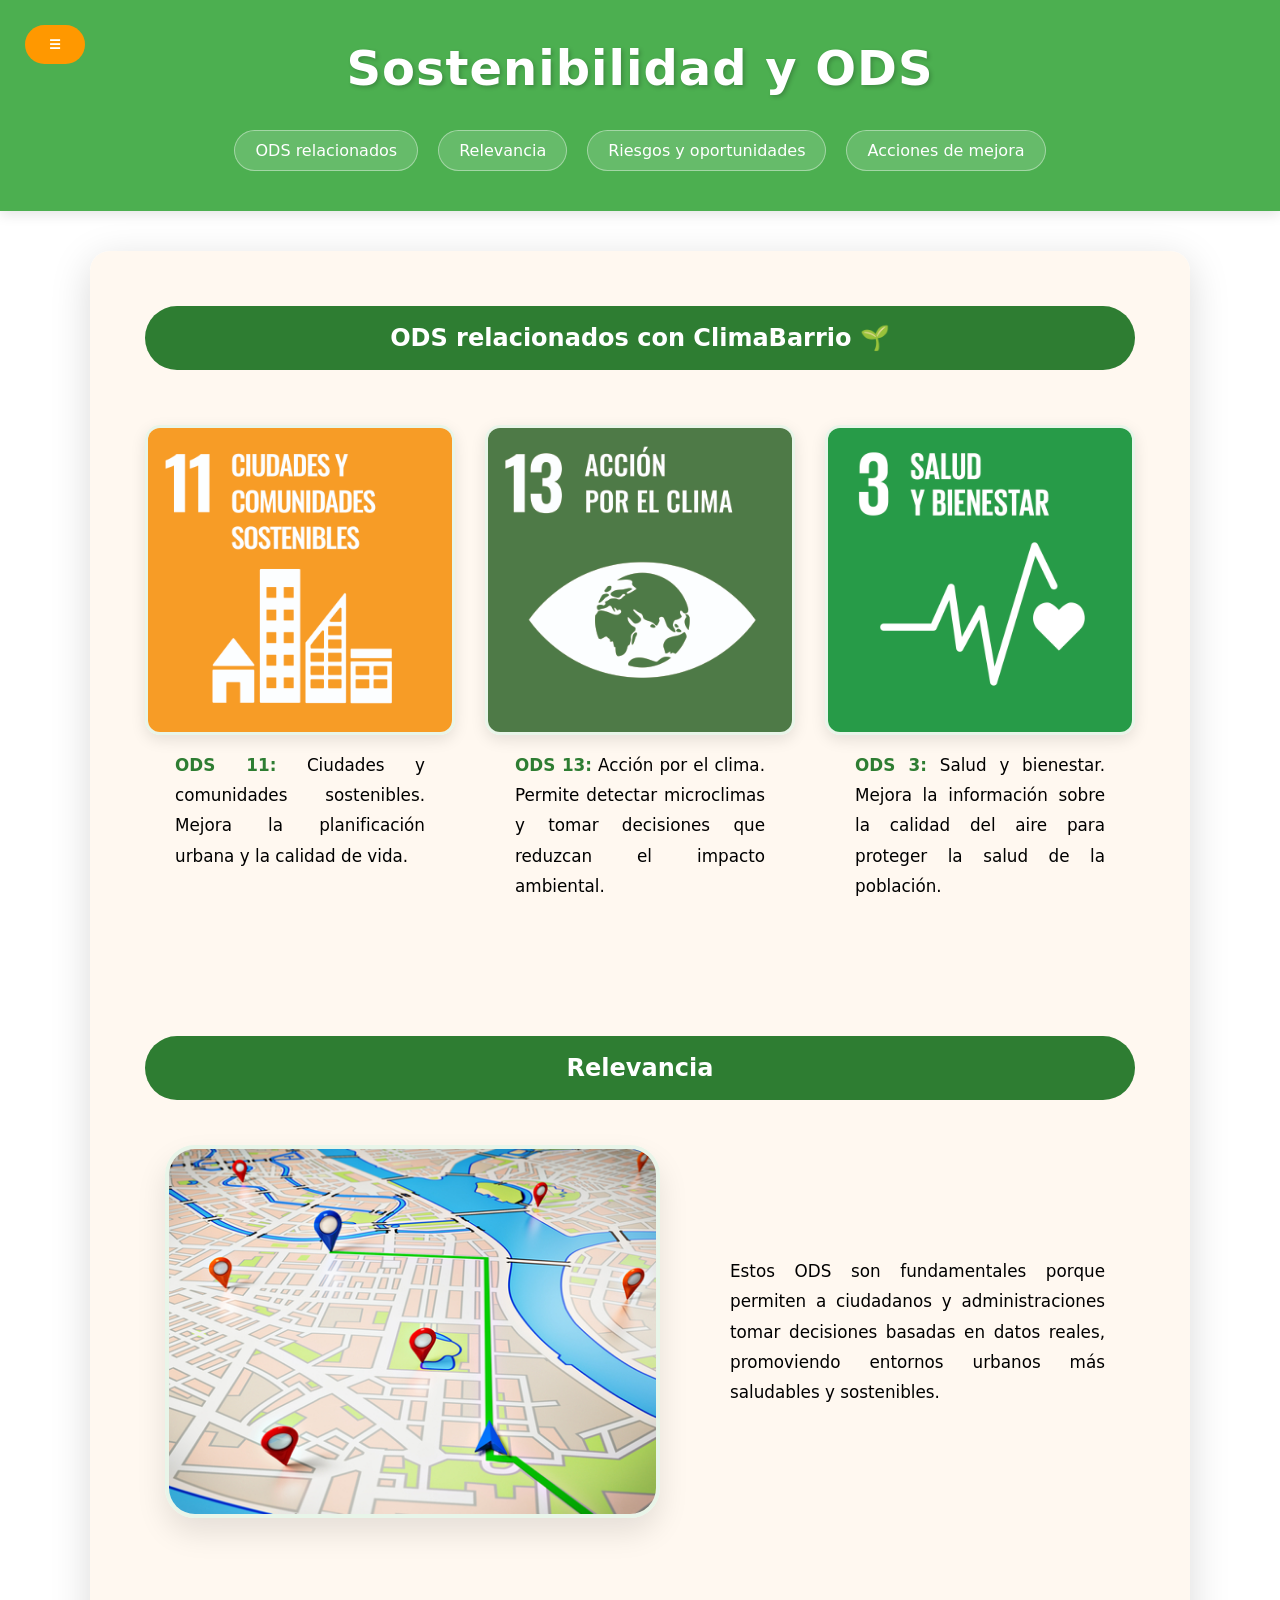
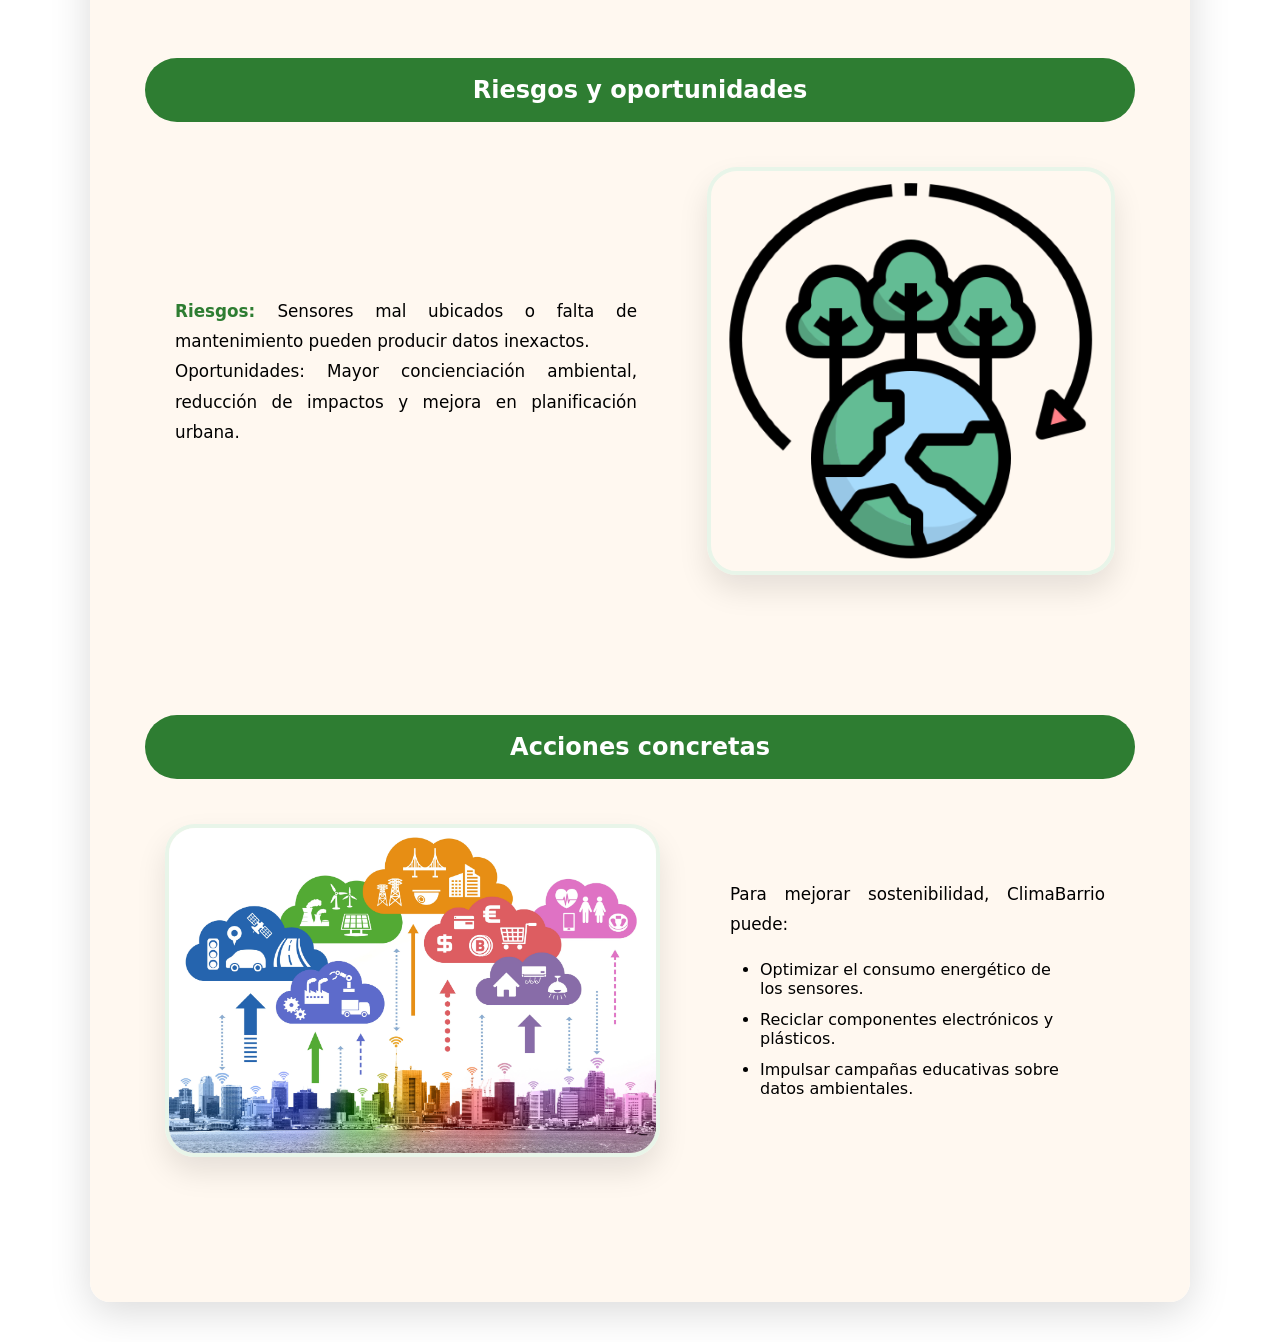
<file: pages/sostenibilidad.html>
<!DOCTYPE html>
<html lang="es">

<head>
    <meta charset="UTF-8">
    <meta name="viewport" content="width=device-width, initial-scale=1.0">
    <title>Sostenibilidad y ODS</title>
    <link rel="stylesheet" href="../css/styles.css">
    <link rel="icon" href="../assets/LogotipoClimaBarrio.png">
    <script src="../js/main.js" defer></script>
</head>

<body>
    <header id="headerEC">
        <nav class="side-menu">
            <button id="MenuDesplegable">☰</button>
            <ul id="lista" class="hidden">
                <li><a href="../index.html">Inicio</a></li>
                <li><a href="../pages/economia-circular.html">Economía Circular</a></li>
                <li><a href="../pages/producto.html">Producto</a></li>
                <li><a href="../pages/ciclo-vida.html">Ciclo de Vida</a></li>
                <li><a href="../pages/AplicacionClimaBarrio.html">Accede a nuestra app</a></li>
            </ul>
        </nav>
        <h1>Sostenibilidad y ODS</h1>
        <nav class="menu">
            <ul id="lista-puntos">
                <li><a href="#ODS">ODS relacionados</a></li>
                <li><a href="#Relevancia">Relevancia</a></li>
                <li><a href="#Riesgos">Riesgos y oportunidades</a></li>
                <li><a href="#Acciones">Acciones de mejora</a></li>
            </ul>
        </nav>
    </header>
    <main>
        <section id="ODS">
            <h2>ODS relacionados con ClimaBarrio 🌱</h2>
            <div class="ods-container">
                <div class="ods-item">
                    <img src="../assets/ODS_11.jpg" alt="ODS 11: Ciudades y comunidades sostenibles">
                    <p><strong>ODS 11:</strong> Ciudades y comunidades sostenibles. Mejora la planificación urbana y la
                        calidad de vida.</p>
                </div>
                <div class="ods-item">
                    <img src="../assets/ODS_13.jpg" alt="ODS 13: Acción por el clima">
                    <p><strong>ODS 13:</strong> Acción por el clima. Permite detectar microclimas y tomar decisiones que
                        reduzcan el impacto ambiental.</p>
                </div>
                <div class="ods-item">
                    <img src="../assets/ODS_3.png" alt="ODS 3: Salud y bienestar">
                    <p><strong>ODS 3:</strong> Salud y bienestar. Mejora la información sobre la calidad del aire para
                        proteger la salud de la población.</p>
                </div>
            </div>
        </section>
        <section id="Relevancia">
            <h2>Relevancia</h2>
            <div class="bloque_invertido">
                <div class="texto">
                    <p>
                        Estos ODS son fundamentales porque permiten a ciudadanos y administraciones tomar decisiones
                        basadas en datos reales, promoviendo entornos urbanos más saludables y sostenibles.
                    </p>
                </div>
                <img src="../assets/relevancia_sostenibilidad.jpg" class="imgEC" alt="Relevancia de la sostenibilidad">
            </div>
        </section>
        <section id="Riesgos">
            <h2>Riesgos y oportunidades</h2>
            <div class="bloque">
                <div class="texto">
                    <p>
                        <strong> Riesgos: </strong> Sensores mal ubicados o falta de mantenimiento pueden producir datos
                        inexactos.
                        <br>
                        Oportunidades: Mayor concienciación ambiental, reducción de impactos y mejora en planificación
                        urbana.
                    </p>
                </div>
                <img src="../assets/riesgosYOportunidades_sostenibilidad.png" class="imgEC"
                    alt="Riesgos y oportunidades">
            </div>
        </section>
        <section id="Acciones">
            <h2>Acciones concretas</h2>
            <div class="bloque_invertido">
                <div class="texto">
                    <p>
                        Para mejorar sostenibilidad, ClimaBarrio puede:
                    <ul>
                        <li>Optimizar el consumo energético de los sensores.</li>
                        <li>Reciclar componentes electrónicos y plásticos.</li>
                        <li>Impulsar campañas educativas sobre datos ambientales.</li>
                    </ul>
                    </p>
                </div>
                <img src="../assets/accionesConcretas_sostenibilidad.png" class="imgEC" alt="Acciones sostenibles">
            </div>
        </section>
    </main>
</body>

</html>
</file>
<file: css/styles.css>
/* ===== RESET Y BASE ===== */
*,
*::before,
*::after {
    margin: 0;
    padding: 0;
    box-sizing: border-box;
}

body {
    font-family: system-ui, -apple-system, "Segoe UI", sans-serif;
}

/* ===== CONTENEDOR PRINCIPAL ===== */
main {
    width: min(1100px, 95%);
    margin: 40px auto;
    padding: 30px;
    background-color: rgba(255, 248, 240, 0.96);
    border-radius: 20px;
    box-shadow: 0 10px 40px rgba(0, 0, 0, 0.15);
}


/* ===== CABECERA ===== */
#headerEC {
    position: relative;
    display: flex;
    flex-direction: column;
    align-items: center;
    padding: 2.5rem 2rem;
    background-color: #4CAF50;
    color: white;
    box-shadow: 0 4px 12px rgba(0, 0, 0, 0.1);
}

#headerEC h1 {
    font-size: 3rem;
    margin-bottom: 1.5rem;
    letter-spacing: 1px;
    text-shadow: 2px 2px 4px rgba(0, 0, 0, 0.2);
    color: white;
    text-shadow: 2px 2px 4px rgba(0, 0, 0, 0.2);
    color: #ffffff;

}

/* ===== MENÚ SUPERIOR (Puntos por html) ===== */
.menu #lista-puntos {
    list-style: none;
    display: flex;
    flex-wrap: wrap;
    justify-content: center;
    gap: 20px;
    margin-top: 10px;
}

.menu #lista-puntos a {
    color: white;
    text-decoration: none;
    padding: 10px 20px;
    font-weight: 500;
    background-color: rgba(255, 255, 255, 0.15);
    border-radius: 30px;
    transition: all 0.3s ease;
    border: 1px solid rgba(255, 255, 255, 0.4);
    display: inline-block;
}

.menu #lista-puntos a:hover {
    background-color: #ffffff;
    color: #4CAF50;
    transform: translateY(-3px);
}

/* ===== MENÚ LATERAL ===== */
.side-menu {
    position: fixed;
    top: 25px;
    left: 25px;
    z-index: 200;
}

#MenuDesplegable {
    background-color: #FF9800;
    color: white;
    border: none;
    padding: 12px 24px;
    font-weight: bold;
    cursor: pointer;
    border-radius: 50px;
    transition: transform 0.2s, background 0.3s;
}

#MenuDesplegable:hover {
    background-color: #F57C00;
    transform: scale(1.05);
}

#lista {
    list-style: none;
    background-color: #ffffff;
    margin-top: 10px;
    width: 220px;
    border-radius: 12px;
    overflow: hidden;
    box-shadow: 0 10px 25px rgba(0, 0, 0, 0.15);
    border: 1px solid #e0e0e0;
}

#lista.hidden {
    display: none;
}

#lista li a {
    display: block;
    padding: 15px 20px;
    color: #2e7d32;
    text-decoration: none;
    font-weight: 600;
    transition: all 0.3s;
}

#lista li a:hover {
    background-color: #e8f5e9;
    transform: translateX(10px); /*Antes padding-left: 30px; , cambiado por ecodiseño, transform se realiza en GPU reduciendo energía*/
    color: #1b5e20;
}

/* ===== SECCIONES ===== */
section {
    margin-bottom: 50px;
    padding: 25px;
}

#indexMain section {
    margin-bottom: 20px;
    padding: 25px;
}

section h2 {
    margin-bottom: 25px;
    background-color: #2e7d32;
    text-align: center;
    padding: 18px;
    color: white;
    border-radius: 50px;
}

h4 {
    color: #F57C00;
    margin: 25px 30px 10px;
    font-size: 1.3rem;
    border-left: 4px solid #F57C00;
    padding-left: 10px;
}

section p {
    text-align: justify;
    margin: 15px 30px;
    line-height: 1.8;
    font-size: 1.05rem;
}

section ul {
    margin: 20px 60px;
}

section li {
    margin-bottom: 12px;
}

strong {
    color: #2e7d32;
}

/* ===== DISTRIBUCIÓN TEXTO-IMÁGENES =====*/


.bloque,
.bloque,.bloque_invertido{ /*Juntados los dos para hacerlo más sencillo de mantener(ecodiseño)*/
    display: flex;
    align-items: center;
    gap: 20px;
    margin-bottom: 20px;
}

.bloque .texto {
    order: 1;
}

.bloque img {
    order: 2;
}

.bloque_invertido .texto{
    order:2;
}

.bloque_invertido img {
    order: 1;
}

/* ===== CAMBIOS CON RESPECTO AL producto.html ===== */

#headerPROD {
    position: relative;
    display: flex;
    flex-direction: column;
    align-items: center;
    padding: 2.5rem 2rem;
    background-color: #3b8ddb;
    color: white;
    box-shadow: 0 4px 12px rgba(0, 0, 0, 0.1);
}

#headerPROD h1 {
    font-size: 3rem;
    margin-bottom: 1.5rem;
    letter-spacing: 1px;
    text-shadow: 2px 2px 4px rgba(0, 0, 0, 0.2);
    color: #ffffff;
}

h3 {
    margin: 25px 30px 10px;
    font-size: 1.3rem;
    border-left: 4px solid #3b8ddb;
    padding-left: 10px;
}

section .h2PRODUCTO {
    margin-bottom: 25px;
    background-color: #3b8ddb;
    text-align: center;
    padding: 18px;
    color: white;
    border-radius: 50px;
}

/* ===== Formulario ===== */

#formulario {
    padding: 30px;
    margin: 30px auto;
    max-width: 600px;
    background: #f6fff6;
    border-radius: 20px;
    box-shadow: 0 4px 12px rgba(0, 0, 0, 0.1);
    font-family: "Segoe UI", sans-serif;
}

#formulario legend h3{
    font-size:24px;
    font-weight: bold;
    border:none;
}

#formulario input,
#formulario textarea {
    width: 100%;
    border: 2px solid #32cd32;
    margin: 10px 0;
    border-radius: 12px;
    padding: 12px 15px;
    font-size: 15px;
    transition: all 0.25s ease;
    outline: none;
}

#formulario input:focus,
#formulario textarea:focus {
    border-color: #228b22;
    box-shadow: 0 0 6px rgba(34, 139, 34, 0.4);
}

#formulario fieldset {
    border: 2px solid #2e2e2e;
    border-radius: 20px;
    padding: 20px;
    background-color: #eaffea;
}

#formulario button {
    border: 2px solid #32cd32;
    border-radius: 12px;
    padding: 10px 20px;
    margin-top: 15px;
    background-color: white;
    font-size: 16px;
    cursor: pointer;
    transition: all 0.25s ease;
}

#formulario button:hover {
    background-color: #32cd32;
    color: white;
    transform: translateY(-2px);
    box-shadow: 0 4px 10px rgba(0, 0, 0, 0.15);
}

/* ===== IMÁGENES ===== */
section img {
    max-width: 70%;
    height: auto;
    display: block;
    margin: 30px auto;
    border-radius: 15px;
    border: 4px solid #e8f5e9;
    box-shadow: 0px 15px 30px rgba(0, 0, 0, 0.1);
}

.imgEC {
    max-width: 50%;
    height: auto;
    display: flex;
    margin: 20px;
    border-radius: 30px;
    border: 4px solid #e8f5e9;
    box-shadow: 0px 15px 30px rgba(0, 0, 0, 0.1);
}


/* ===== RESPONSIVE ===== */
@media (max-width: 768px) {
    #headerEC h1 {
        font-size: 2rem;
    }

    .menu #lista-puntos {
        gap: 8px;
    }

    .menu #lista-puntos a {
        font-size: 0.9rem;
        padding: 8px 12px;
    }
}

/* ==== DESLIZAR SUAVE ====*/
html {
    scroll-behavior: smooth;
}

/* ===== ODS - Sección imágenes ===== */
.ods-container {
    display: flex;
    flex-wrap: wrap;
    justify-content: space-around;
    gap: 30px;
    margin: 20px 0;
}

.ods-item {
    flex: 1 1 300px;
    /* se adapta a distintos tamaños de pantalla */
    text-align: center;
}

.ods-item img {
    max-width: 100%;
    height: auto;
    border-radius: 15px;
    border: 3px solid #e8f5e9;
    box-shadow: 0 5px 15px rgba(0, 0, 0, 0.1);
    margin-bottom: 10px;
}
</file>
<file: css/simulacion.css>
/* Reset básico */
*{
margin:0;
padding:0;
box-sizing:border-box;
font-family: "Segoe UI", Arial, sans-serif;
}

/* Fondo general tipo app */
body{
background:#f2f5f7;
padding:30px;
color:#333;
}

body .clima{
  font-family: 'Montserrat', sans-serif;
  font-weight: 700;
  letter-spacing: 1px;
  font-size: 60px;
}

.volver-contenedor{
  margin-top:40px;
  text-align:center;
}

.btn-volver{
  padding:12px 25px;
  background:#2c7be5;
  color:white;
  text-decoration:none;
  border-radius:8px;
  font-weight:600;

}

.btn-volver:hover{
  background:#1a5ec2;
}

/* Título principal */
h1{
text-align:center;
margin-bottom:25px;
font-size:28px;
}

/* Grid de sensores */
#sensores{
display:grid;
grid-template-columns: repeat(auto-fit, minmax(250px,1fr));
gap:20px;
}

/* Tarjeta sensor */
.panel{
background:white;
padding:20px;
border-radius:12px;
box-shadow:0 4px 12px rgba(0,0,0,0.08);
transition:transform 0.2s ease, box-shadow 0.2s ease;
}

/* efecto hover tipo app */
.panel:hover{
transform:translateY(-4px);
box-shadow:0 8px 20px rgba(0,0,0,0.12);
}

/* nombre barrio */
.panel h3{
margin-bottom:12px;
font-size:18px;
color:#1f3c5c;
}

/* datos sensor */
.panel p{
margin:6px 0;
font-size:15px;
}

/* alerta base */
.alerta{
margin-top:10px;
font-weight:600;
font-size:14px;
}

/* colores alertas */
.alerta-verde{
color:#2e7d32;
}

.alerta-amarilla{
color:#f9a825;
}

.alerta-roja{
color:#c62828;
}

/* barra superior de actualización */
#ultimaActualizacion{
margin-bottom:20px;
text-align:center;
font-size:24px;
color:#666;
}
</file>
